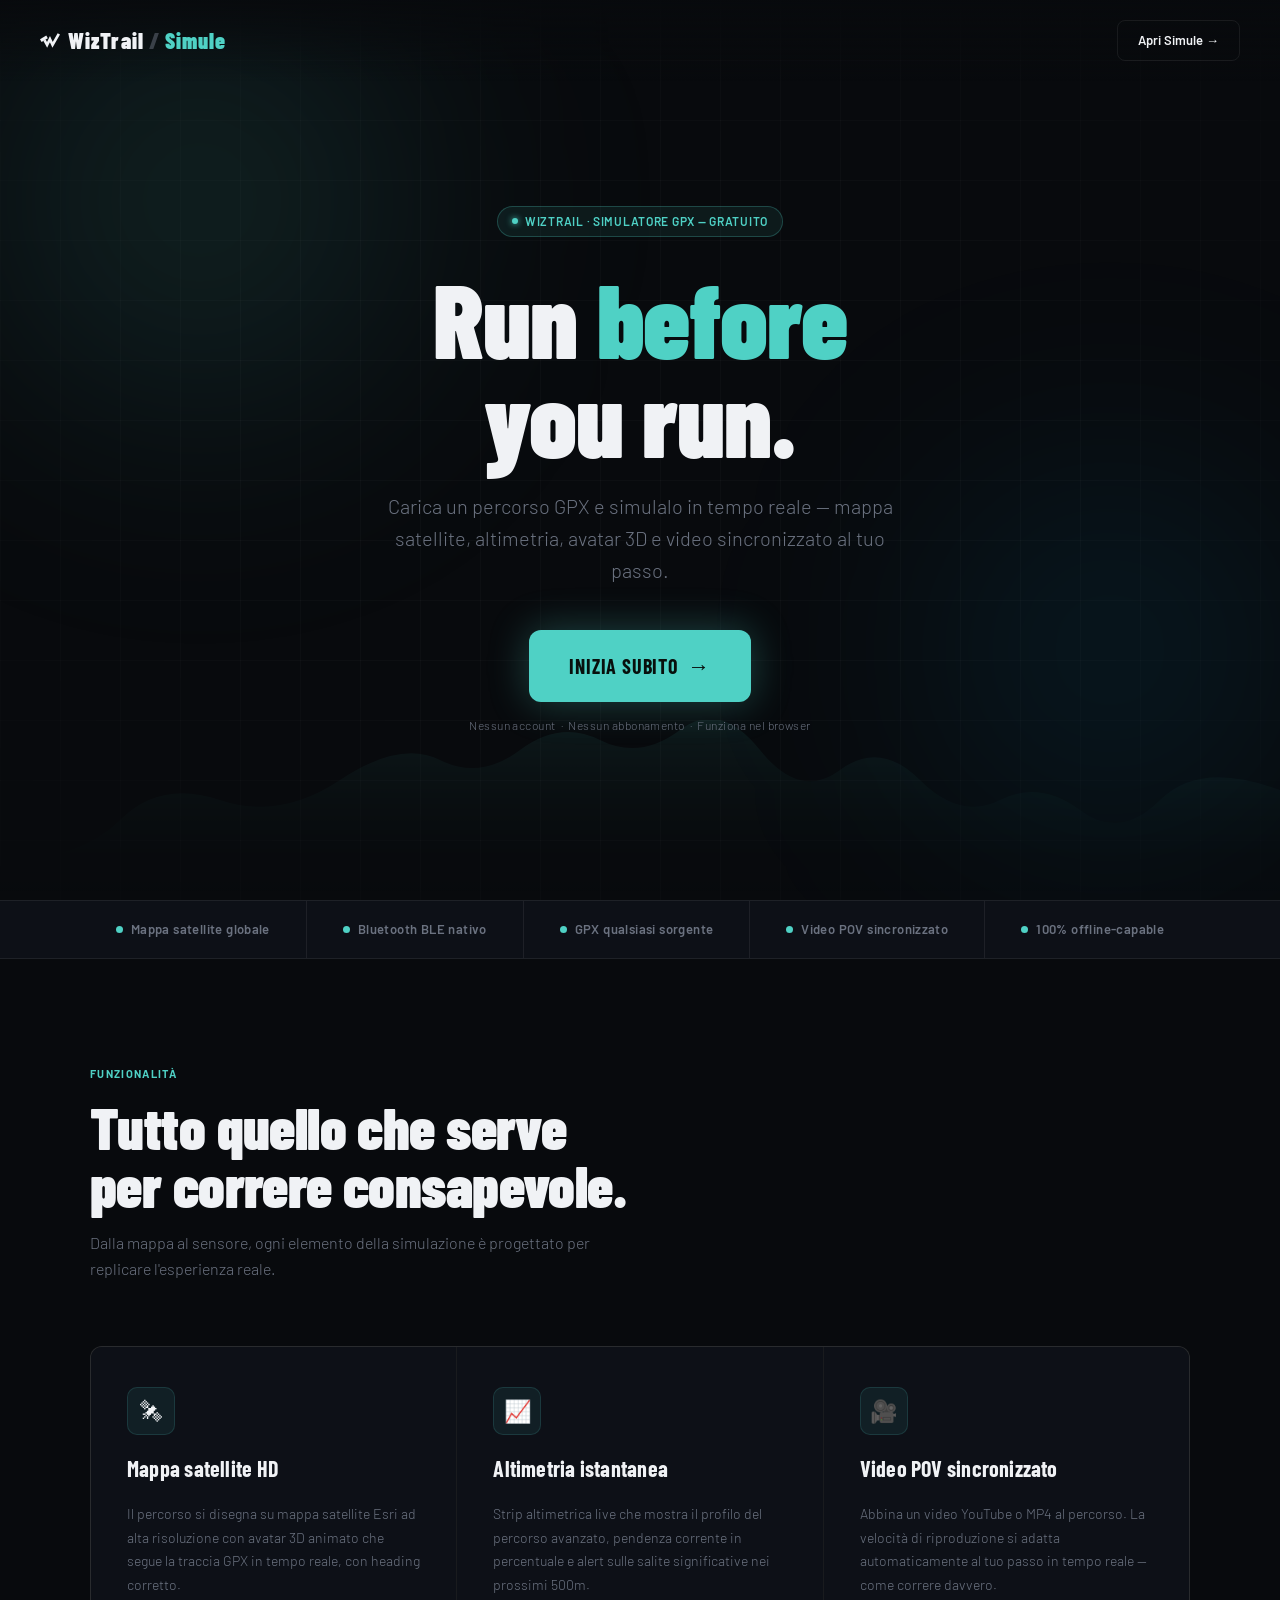
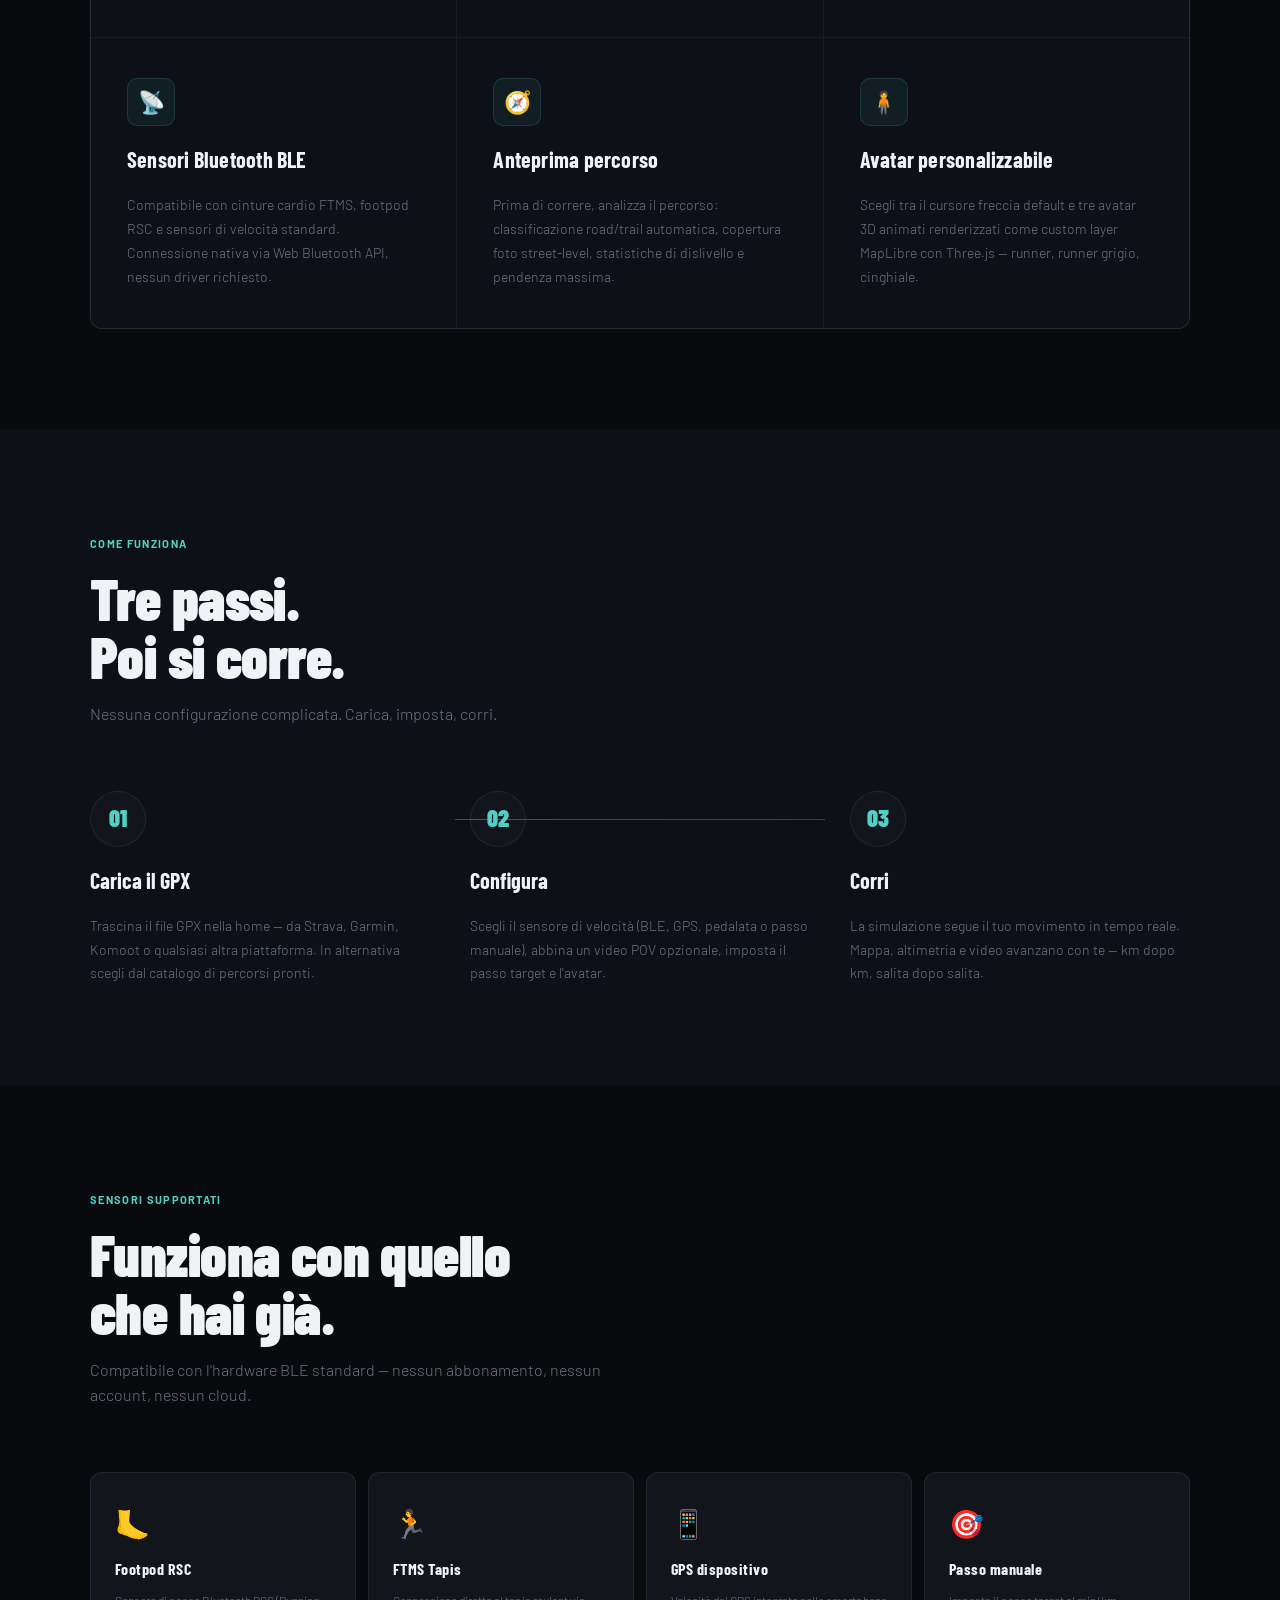
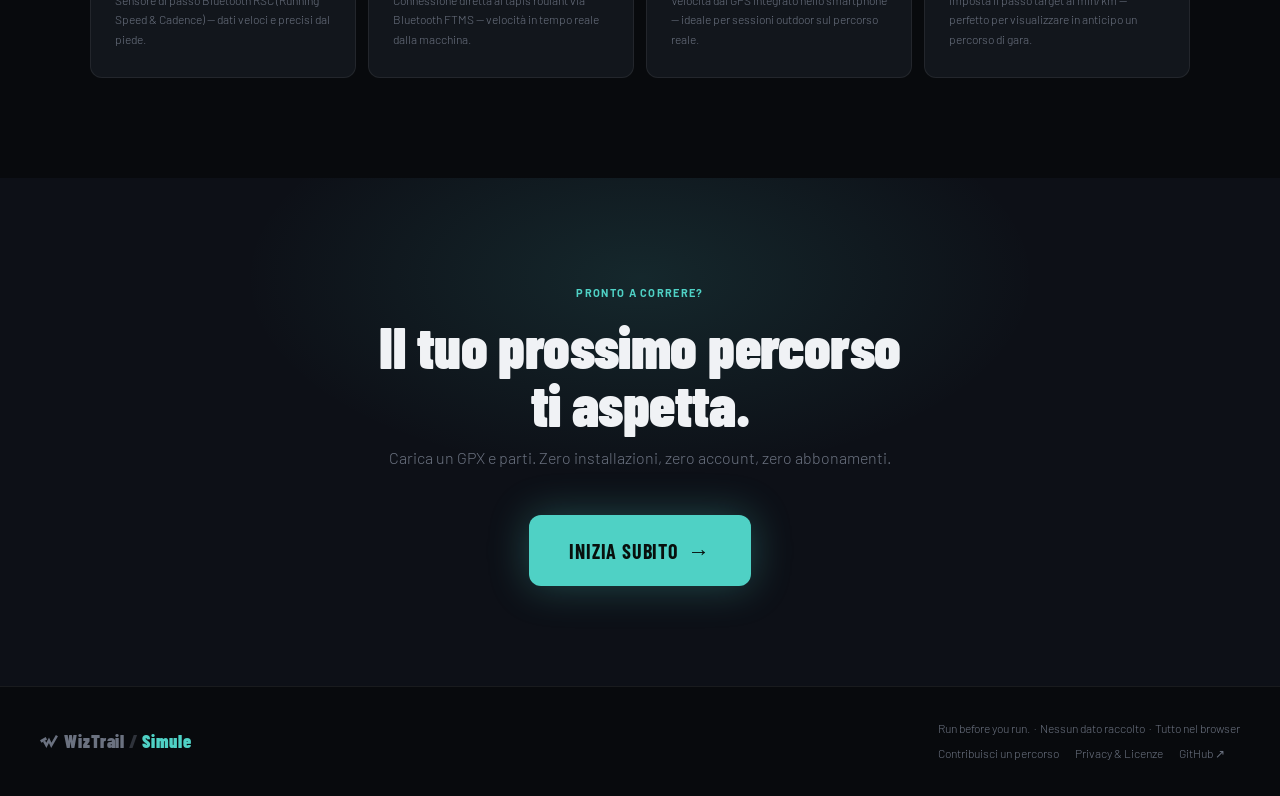
<file: index.html>
<!DOCTYPE html>
<html lang="it">
<head>
  <meta charset="UTF-8">
  <meta name="viewport" content="width=device-width, initial-scale=1.0">
  <title>Simule — Run before you run.</title>
  <meta name="description" content="Simula qualsiasi percorso GPX prima di correrlo. Mappa satellite in tempo reale, altimetria istantanea, video sincronizzato al passo. Gratis, senza account.">
  <link rel="preconnect" href="https://fonts.googleapis.com">
  <link rel="stylesheet" href="https://fonts.googleapis.com/css2?family=Barlow+Condensed:wght@300;700;900&family=Barlow:wght@300;400;600&display=swap">

  <style>
    *, *::before, *::after { box-sizing: border-box; margin: 0; padding: 0; }

    :root {
      --bg:      #080a0d;
      --bg2:     #0d1017;
      --surface: #12161c;
      --border:  rgba(255,255,255,0.07);
      --fg:      #f0f2f5;
      --muted:   #6b7280;
      --accent:  #4fd1c5;
      --accent2: #00b8ff;
      --danger:  #ff4444;
      --radius:  12px;
    }

    html { scroll-behavior: smooth; }

    body {
      background: var(--bg);
      color: var(--fg);
      font-family: 'Barlow', sans-serif;
      font-weight: 300;
      line-height: 1.6;
      overflow-x: hidden;
    }

    /* ── NAV ────────────────────────────────────────── */
    nav {
      position: fixed;
      top: 0; left: 0; right: 0;
      z-index: 100;
      display: flex;
      align-items: center;
      justify-content: space-between;
      padding: 20px 40px;
      background: linear-gradient(to bottom, rgba(8,10,13,0.95), transparent);
      backdrop-filter: blur(0);
    }

    .nav-logo {
      font-family: 'Barlow Condensed', sans-serif;
      font-weight: 900;
      font-size: 22px;
      letter-spacing: 0.05em;
      color: var(--fg);
      display: flex;
      align-items: center;
      gap: 0;
    }
    .nav-logo span { color: var(--accent); }

    .nav-cta {
      display: inline-flex;
      align-items: center;
      gap: 6px;
      padding: 9px 20px;
      background: transparent;
      border: 1px solid var(--border);
      border-radius: 8px;
      color: var(--fg);
      font-family: 'Barlow', sans-serif;
      font-size: 13px;
      font-weight: 600;
      text-decoration: none;
      transition: border-color .2s, color .2s;
    }
    .nav-cta:hover { border-color: var(--accent); color: var(--accent); }

    /* ── HERO ───────────────────────────────────────── */
    .hero {
      position: relative;
      min-height: 100svh;
      display: flex;
      flex-direction: column;
      align-items: center;
      justify-content: center;
      text-align: center;
      padding: 120px 24px 80px;
      overflow: hidden;
    }

    /* animated gradient orbs */
    .hero::before, .hero::after {
      content: '';
      position: absolute;
      border-radius: 50%;
      filter: blur(120px);
      pointer-events: none;
    }
    .hero::before {
      width: 600px; height: 600px;
      background: radial-gradient(circle, rgba(79,209,197,0.18) 0%, transparent 70%);
      top: -100px; left: -100px;
      animation: orb1 12s ease-in-out infinite;
    }
    .hero::after {
      width: 500px; height: 500px;
      background: radial-gradient(circle, rgba(0,184,255,0.14) 0%, transparent 70%);
      bottom: 0; right: -80px;
      animation: orb2 16s ease-in-out infinite;
    }

    @keyframes orb1 {
      0%, 100% { transform: translate(0,0); }
      33% { transform: translate(60px, 40px); }
      66% { transform: translate(-40px, 80px); }
    }
    @keyframes orb2 {
      0%, 100% { transform: translate(0,0); }
      50% { transform: translate(-50px, -60px); }
    }

    /* grid overlay */
    .hero-grid {
      position: absolute;
      inset: 0;
      background-image:
        linear-gradient(rgba(255,255,255,0.025) 1px, transparent 1px),
        linear-gradient(90deg, rgba(255,255,255,0.025) 1px, transparent 1px);
      background-size: 60px 60px;
      mask-image: radial-gradient(ellipse 80% 80% at 50% 50%, black 40%, transparent 100%);
      pointer-events: none;
    }

    /* elevation silhouette decoration */
    .hero-elevation {
      position: absolute;
      bottom: 0; left: 0; right: 0;
      height: 180px;
      opacity: 0.08;
      pointer-events: none;
    }

    .hero-content {
      position: relative;
      z-index: 1;
      max-width: 800px;
      animation: fadeUp .8s ease both;
    }

    @keyframes fadeUp {
      from { opacity: 0; transform: translateY(30px); }
      to   { opacity: 1; transform: translateY(0); }
    }

    .hero-badge {
      display: inline-flex;
      align-items: center;
      gap: 7px;
      padding: 5px 14px;
      background: rgba(79,209,197,0.08);
      border: 1px solid rgba(79,209,197,0.25);
      border-radius: 100px;
      font-size: 12px;
      font-weight: 600;
      color: var(--accent);
      letter-spacing: 0.06em;
      text-transform: uppercase;
      margin-bottom: 32px;
      animation: fadeUp .8s .1s ease both;
    }
    .hero-badge::before {
      content: '';
      width: 6px; height: 6px;
      border-radius: 50%;
      background: var(--accent);
      box-shadow: 0 0 6px var(--accent);
      animation: blink 2s ease-in-out infinite;
    }
    @keyframes blink {
      0%, 100% { opacity: 1; }
      50% { opacity: 0.3; }
    }

    h1 {
      font-family: 'Barlow Condensed', sans-serif;
      font-weight: 900;
      font-size: clamp(52px, 9vw, 104px);
      line-height: 0.95;
      letter-spacing: -0.01em;
      color: var(--fg);
      margin-bottom: 24px;
      animation: fadeUp .8s .15s ease both;
    }
    h1 em {
      font-style: normal;
      color: var(--accent);
    }

    .hero-sub {
      font-size: clamp(16px, 2.5vw, 20px);
      color: var(--muted);
      font-weight: 300;
      max-width: 540px;
      margin: 0 auto 44px;
      animation: fadeUp .8s .22s ease both;
    }

    .hero-actions {
      display: flex;
      flex-direction: column;
      align-items: center;
      gap: 14px;
      animation: fadeUp .8s .3s ease both;
    }

    .btn-hero {
      display: inline-flex;
      align-items: center;
      gap: 10px;
      padding: 18px 40px;
      background: var(--accent);
      color: #08100d;
      font-family: 'Barlow Condensed', sans-serif;
      font-size: 20px;
      font-weight: 700;
      letter-spacing: 0.04em;
      text-transform: uppercase;
      text-decoration: none;
      border-radius: var(--radius);
      transition: transform .15s, box-shadow .15s, background .15s;
      box-shadow: 0 0 40px rgba(79,209,197,0.3);
    }
    .btn-hero:hover {
      transform: translateY(-2px);
      box-shadow: 0 0 60px rgba(79,209,197,0.45);
      background: #00ffb0;
    }
    .btn-hero .arrow {
      font-size: 22px;
      transition: transform .15s;
      display: inline-block;
    }
    .btn-hero:hover .arrow { transform: translateX(4px); }

    .hero-hint {
      font-size: 12px;
      color: var(--muted);
      letter-spacing: 0.04em;
    }

    /* ── TRUST BAR ──────────────────────────────────── */
    .trust-bar {
      display: flex;
      align-items: center;
      justify-content: center;
      flex-wrap: wrap;
      gap: 0;
      padding: 0;
      border-top: 1px solid var(--border);
      border-bottom: 1px solid var(--border);
      background: var(--bg2);
    }

    .trust-item {
      display: flex;
      align-items: center;
      gap: 8px;
      padding: 18px 36px;
      font-size: 13px;
      font-weight: 600;
      color: var(--muted);
      border-right: 1px solid var(--border);
      letter-spacing: 0.03em;
    }
    .trust-item:last-child { border-right: none; }
    .trust-item .dot {
      width: 7px; height: 7px;
      border-radius: 50%;
      background: var(--accent);
      flex-shrink: 0;
    }

    /* ── SECTIONS ───────────────────────────────────── */
    section { padding: 100px 24px; }

    .section-inner {
      max-width: 1100px;
      margin: 0 auto;
    }

    .section-label {
      display: inline-block;
      font-size: 11px;
      font-weight: 700;
      letter-spacing: 0.12em;
      text-transform: uppercase;
      color: var(--accent);
      margin-bottom: 16px;
    }

    .section-title {
      font-family: 'Barlow Condensed', sans-serif;
      font-weight: 900;
      font-size: clamp(36px, 5vw, 58px);
      line-height: 1;
      letter-spacing: -0.01em;
      margin-bottom: 16px;
    }

    .section-sub {
      font-size: 16px;
      color: var(--muted);
      max-width: 520px;
      margin-bottom: 64px;
    }

    /* ── FEATURES ───────────────────────────────────── */
    .features { background: var(--bg); }

    .features-grid {
      display: grid;
      grid-template-columns: repeat(3, 1fr);
      gap: 1px;
      background: var(--border);
      border: 1px solid var(--border);
      border-radius: var(--radius);
      overflow: hidden;
    }

    .feature-card {
      background: var(--bg2);
      padding: 40px 36px;
      display: flex;
      flex-direction: column;
      gap: 16px;
      transition: background .2s;
    }
    .feature-card:hover { background: var(--surface); }

    .feature-icon {
      width: 48px; height: 48px;
      border-radius: 10px;
      display: flex;
      align-items: center;
      justify-content: center;
      font-size: 22px;
      background: rgba(79,209,197,0.08);
      border: 1px solid rgba(79,209,197,0.15);
    }

    .feature-title {
      font-family: 'Barlow Condensed', sans-serif;
      font-weight: 700;
      font-size: 22px;
      letter-spacing: 0.01em;
    }

    .feature-desc {
      font-size: 14px;
      color: var(--muted);
      line-height: 1.7;
      flex: 1;
    }

    /* ── HOW IT WORKS ───────────────────────────────── */
    .how { background: var(--bg2); }

    .steps {
      display: grid;
      grid-template-columns: repeat(3, 1fr);
      gap: 40px;
      position: relative;
    }

    .steps::before {
      content: '';
      position: absolute;
      top: 28px;
      left: calc(50% / 3 + 16.5%);
      right: calc(50% / 3 + 16.5%);
      height: 1px;
      background: linear-gradient(to right, var(--accent), var(--accent2));
      opacity: 0.4;
    }

    .step {
      display: flex;
      flex-direction: column;
      gap: 16px;
    }

    .step-number {
      width: 56px; height: 56px;
      border-radius: 50%;
      border: 1px solid var(--border);
      background: var(--surface);
      display: flex;
      align-items: center;
      justify-content: center;
      font-family: 'Barlow Condensed', sans-serif;
      font-weight: 900;
      font-size: 24px;
      color: var(--accent);
      flex-shrink: 0;
    }

    .step-title {
      font-family: 'Barlow Condensed', sans-serif;
      font-weight: 700;
      font-size: 22px;
    }

    .step-desc {
      font-size: 14px;
      color: var(--muted);
      line-height: 1.7;
    }

    /* ── SENSORS ────────────────────────────────────── */
    .sensors { background: var(--bg); }

    .sensors-grid {
      display: grid;
      grid-template-columns: repeat(4, 1fr);
      gap: 12px;
    }

    .sensor-card {
      padding: 28px 24px;
      background: var(--surface);
      border: 1px solid var(--border);
      border-radius: var(--radius);
      display: flex;
      flex-direction: column;
      gap: 10px;
      transition: border-color .2s;
    }
    .sensor-card:hover { border-color: rgba(79,209,197,0.3); }

    .sensor-icon { font-size: 28px; }

    .sensor-name {
      font-family: 'Barlow Condensed', sans-serif;
      font-weight: 700;
      font-size: 16px;
      letter-spacing: 0.03em;
    }

    .sensor-desc {
      font-size: 12px;
      color: var(--muted);
      line-height: 1.6;
    }

    /* ── FINAL CTA ──────────────────────────────────── */
    .final-cta {
      background: var(--bg2);
      text-align: center;
      position: relative;
      overflow: hidden;
    }

    .final-cta::before {
      content: '';
      position: absolute;
      width: 800px; height: 400px;
      background: radial-gradient(ellipse, rgba(79,209,197,0.12) 0%, transparent 70%);
      top: -100px; left: 50%;
      transform: translateX(-50%);
      pointer-events: none;
    }

    .final-cta .section-inner {
      position: relative;
      z-index: 1;
    }

    .final-cta .section-title { margin-bottom: 12px; }

    .final-cta .section-sub {
      margin: 0 auto 44px;
      text-align: center;
    }

    /* ── FOOTER ─────────────────────────────────────── */
    footer {
      padding: 32px 40px;
      border-top: 1px solid var(--border);
      display: flex;
      align-items: center;
      justify-content: space-between;
      flex-wrap: wrap;
      gap: 12px;
    }

    .footer-logo {
      font-family: 'Barlow Condensed', sans-serif;
      font-weight: 900;
      font-size: 18px;
      color: var(--muted);
      letter-spacing: 0.05em;
      display: flex;
      align-items: center;
      gap: 0;
    }
    .footer-logo span { color: var(--accent); }

    .footer-note {
      font-size: 12px;
      color: var(--muted);
    }

    /* ── RESPONSIVE ─────────────────────────────────── */
    @media (max-width: 900px) {
      nav { padding: 16px 20px; }
      .features-grid { grid-template-columns: 1fr; }
      .steps { grid-template-columns: 1fr; gap: 32px; }
      .steps::before { display: none; }
      .sensors-grid { grid-template-columns: repeat(2, 1fr); }
      .trust-item { padding: 14px 20px; font-size: 12px; }
    }

    @media (max-width: 600px) {
      section { padding: 64px 20px; }
      .hero { padding: 100px 20px 60px; }
      .sensors-grid { grid-template-columns: 1fr 1fr; }
      .trust-bar { flex-direction: column; }
      .trust-item { border-right: none; border-bottom: 1px solid var(--border); width: 100%; justify-content: center; }
      .trust-item:last-child { border-bottom: none; }
      footer { flex-direction: column; align-items: flex-start; }
    }
  </style>
</head>
<body>

<!-- NAV -->
<nav>
  <a href="https://wiz-trail.vercel.app" class="nav-logo" style="text-decoration:none">
    <svg style="width:20px;height:15px;margin-right:8px;flex-shrink:0" viewBox="0 0 933 676" fill="none" xmlns="http://www.w3.org/2000/svg" aria-hidden="true"><path d="M208.768 321.919L330.269 538.919L463.768 274.419L586.269 538.919L878.269 31.4187" stroke="currentColor" stroke-width="126"/><line x1="36.3834" y1="340.21" x2="329.383" y2="170.21" stroke="currentColor" stroke-width="145"/></svg>
    <span style="color:var(--fg)">WizTrail</span><span style="color:var(--muted);margin:0 5px;opacity:.5">/</span><span style="color:var(--accent)">Simule</span>
  </a>
  <div style="display:flex;gap:12px;align-items:center">
    <a href="contribute.html" class="nav-cta" style="display:none" id="nav-contribute">Contribuisci</a>
    <a href="app.html" class="nav-cta">Apri Simule →</a>
  </div>
</nav>

<!-- HERO -->
<section class="hero">
  <div class="hero-grid"></div>

  <svg class="hero-elevation" viewBox="0 0 1440 180" preserveAspectRatio="none" fill="none" xmlns="http://www.w3.org/2000/svg">
    <path d="M0 180 L0 140 Q80 140 120 100 Q160 60 220 80 Q280 100 340 60 Q400 20 440 40 Q480 60 520 30 Q560 0 600 20 Q640 40 680 10 Q720 -20 760 30 Q800 80 840 50 Q880 20 920 60 Q960 100 1000 80 Q1040 60 1080 90 Q1120 120 1160 80 Q1200 40 1280 70 Q1360 100 1440 60 L1440 180 Z" fill="url(#elev-grad)"/>
    <defs>
      <linearGradient id="elev-grad" x1="0" y1="0" x2="0" y2="1">
        <stop offset="0%" stop-color="#4fd1c5"/>
        <stop offset="100%" stop-color="transparent"/>
      </linearGradient>
    </defs>
  </svg>

  <div class="hero-content">
    <div class="hero-badge">WizTrail · Simulatore GPX — gratuito</div>

    <h1>Run <em>before</em><br>you run.</h1>

    <p class="hero-sub">
      Carica un percorso GPX e simulalo in tempo reale — mappa satellite, altimetria, avatar 3D e video sincronizzato al tuo passo.
    </p>

    <div class="hero-actions">
      <a href="app.html" class="btn-hero">
        Inizia subito
        <span class="arrow">→</span>
      </a>
      <span class="hero-hint">Nessun account &nbsp;·&nbsp; Nessun abbonamento &nbsp;·&nbsp; Funziona nel browser</span>
    </div>
  </div>
</section>

<!-- TRUST BAR -->
<div class="trust-bar">
  <div class="trust-item"><span class="dot"></span>Mappa satellite globale</div>
  <div class="trust-item"><span class="dot"></span>Bluetooth BLE nativo</div>
  <div class="trust-item"><span class="dot"></span>GPX qualsiasi sorgente</div>
  <div class="trust-item"><span class="dot"></span>Video POV sincronizzato</div>
  <div class="trust-item"><span class="dot"></span>100% offline-capable</div>
</div>

<!-- FEATURES -->
<section class="features">
  <div class="section-inner">
    <span class="section-label">Funzionalità</span>
    <h2 class="section-title">Tutto quello che serve<br>per correre consapevole.</h2>
    <p class="section-sub">Dalla mappa al sensore, ogni elemento della simulazione è progettato per replicare l'esperienza reale.</p>

    <div class="features-grid">

      <div class="feature-card">
        <div class="feature-icon">🛰</div>
        <div class="feature-title">Mappa satellite HD</div>
        <p class="feature-desc">Il percorso si disegna su mappa satellite Esri ad alta risoluzione con avatar 3D animato che segue la traccia GPX in tempo reale, con heading corretto.</p>
      </div>

      <div class="feature-card">
        <div class="feature-icon">📈</div>
        <div class="feature-title">Altimetria istantanea</div>
        <p class="feature-desc">Strip altimetrica live che mostra il profilo del percorso avanzato, pendenza corrente in percentuale e alert sulle salite significative nei prossimi 500m.</p>
      </div>

      <div class="feature-card">
        <div class="feature-icon">🎥</div>
        <div class="feature-title">Video POV sincronizzato</div>
        <p class="feature-desc">Abbina un video YouTube o MP4 al percorso. La velocità di riproduzione si adatta automaticamente al tuo passo in tempo reale — come correre davvero.</p>
      </div>

      <div class="feature-card">
        <div class="feature-icon">📡</div>
        <div class="feature-title">Sensori Bluetooth BLE</div>
        <p class="feature-desc">Compatibile con cinture cardio FTMS, footpod RSC e sensori di velocità standard. Connessione nativa via Web Bluetooth API, nessun driver richiesto.</p>
      </div>

      <div class="feature-card">
        <div class="feature-icon">🧭</div>
        <div class="feature-title">Anteprima percorso</div>
        <p class="feature-desc">Prima di correre, analizza il percorso: classificazione road/trail automatica, copertura foto street-level, statistiche di dislivello e pendenza massima.</p>
      </div>

      <div class="feature-card">
        <div class="feature-icon">🧍</div>
        <div class="feature-title">Avatar personalizzabile</div>
        <p class="feature-desc">Scegli tra il cursore freccia default e tre avatar 3D animati renderizzati come custom layer MapLibre con Three.js — runner, runner grigio, cinghiale.</p>
      </div>

    </div>
  </div>
</section>

<!-- HOW IT WORKS -->
<section class="how">
  <div class="section-inner">
    <span class="section-label">Come funziona</span>
    <h2 class="section-title">Tre passi.<br>Poi si corre.</h2>
    <p class="section-sub">Nessuna configurazione complicata. Carica, imposta, corri.</p>

    <div class="steps">

      <div class="step">
        <div class="step-number">01</div>
        <div class="step-title">Carica il GPX</div>
        <p class="step-desc">Trascina il file GPX nella home — da Strava, Garmin, Komoot o qualsiasi altra piattaforma. In alternativa scegli dal catalogo di percorsi pronti.</p>
      </div>

      <div class="step">
        <div class="step-number">02</div>
        <div class="step-title">Configura</div>
        <p class="step-desc">Scegli il sensore di velocità (BLE, GPS, pedalata o passo manuale), abbina un video POV opzionale, imposta il passo target e l'avatar.</p>
      </div>

      <div class="step">
        <div class="step-number">03</div>
        <div class="step-title">Corri</div>
        <p class="step-desc">La simulazione segue il tuo movimento in tempo reale. Mappa, altimetria e video avanzano con te — km dopo km, salita dopo salita.</p>
      </div>

    </div>
  </div>
</section>

<!-- SENSORS -->
<section class="sensors">
  <div class="section-inner">
    <span class="section-label">Sensori supportati</span>
    <h2 class="section-title">Funziona con quello<br>che hai già.</h2>
    <p class="section-sub">Compatibile con l'hardware BLE standard — nessun abbonamento, nessun account, nessun cloud.</p>

    <div class="sensors-grid">
      <div class="sensor-card">
        <div class="sensor-icon">🦶</div>
        <div class="sensor-name">Footpod RSC</div>
        <p class="sensor-desc">Sensore di passo Bluetooth RSC (Running Speed & Cadence) — dati veloci e precisi dal piede.</p>
      </div>
      <div class="sensor-card">
        <div class="sensor-icon">🏃</div>
        <div class="sensor-name">FTMS Tapis</div>
        <p class="sensor-desc">Connessione diretta al tapis roulant via Bluetooth FTMS — velocità in tempo reale dalla macchina.</p>
      </div>
      <div class="sensor-card">
        <div class="sensor-icon">📱</div>
        <div class="sensor-name">GPS dispositivo</div>
        <p class="sensor-desc">Velocità dal GPS integrato nello smartphone — ideale per sessioni outdoor sul percorso reale.</p>
      </div>
      <div class="sensor-card">
        <div class="sensor-icon">🎯</div>
        <div class="sensor-name">Passo manuale</div>
        <p class="sensor-desc">Imposta il passo target al min/km — perfetto per visualizzare in anticipo un percorso di gara.</p>
      </div>
    </div>
  </div>
</section>

<!-- FINAL CTA -->
<section class="final-cta">
  <div class="section-inner">
    <span class="section-label">Pronto a correre?</span>
    <h2 class="section-title">Il tuo prossimo percorso<br>ti aspetta.</h2>
    <p class="section-sub">Carica un GPX e parti. Zero installazioni, zero account, zero abbonamenti.</p>
    <a href="app.html" class="btn-hero">
      Inizia subito
      <span class="arrow">→</span>
    </a>
  </div>
</section>

<!-- FOOTER -->
<footer>
  <div class="footer-logo">
    <a href="https://wiz-trail.vercel.app" style="display:inline-flex;align-items:center;text-decoration:none;color:inherit">
      <svg style="width:18px;height:13px;margin-right:6px" viewBox="0 0 933 676" fill="none" xmlns="http://www.w3.org/2000/svg" aria-hidden="true"><path d="M208.768 321.919L330.269 538.919L463.768 274.419L586.269 538.919L878.269 31.4187" stroke="currentColor" stroke-width="126"/><line x1="36.3834" y1="340.21" x2="329.383" y2="170.21" stroke="currentColor" stroke-width="145"/></svg>
      WizTrail
    </a>
    <span style="color:var(--muted);margin:0 4px;opacity:.4">/</span><span style="color:var(--accent)">Simule</span>
  </div>
  <div style="display:flex;flex-direction:column;gap:6px;align-items:flex-start">
    <div class="footer-note">Run before you run. &nbsp;·&nbsp; Nessun dato raccolto &nbsp;·&nbsp; Tutto nel browser</div>
    <div style="display:flex;gap:16px;font-size:12px">
      <a href="contribute.html" style="color:var(--muted);text-decoration:none;transition:color .15s" onmouseover="this.style.color='var(--accent)'" onmouseout="this.style.color='var(--muted)'">Contribuisci un percorso</a>
      <a href="legal.html" style="color:var(--muted);text-decoration:none;transition:color .15s" onmouseover="this.style.color='var(--accent)'" onmouseout="this.style.color='var(--muted)'">Privacy & Licenze</a>
      <a href="https://github.com/ciao-madesign/simule" target="_blank" rel="noopener" style="color:var(--muted);text-decoration:none;transition:color .15s" onmouseover="this.style.color='var(--accent)'" onmouseout="this.style.color='var(--muted)'">GitHub ↗</a>
    </div>
  </div>
</footer>

<script>
// WizTrail integration: if ?gpx= param is present, forward to app.html
(function() {
  const gpx = new URLSearchParams(location.search).get('gpx');
  if (gpx) window.location.replace('app.html?gpx=' + encodeURIComponent(gpx));
})();
</script>
</body>
</html>
</file>
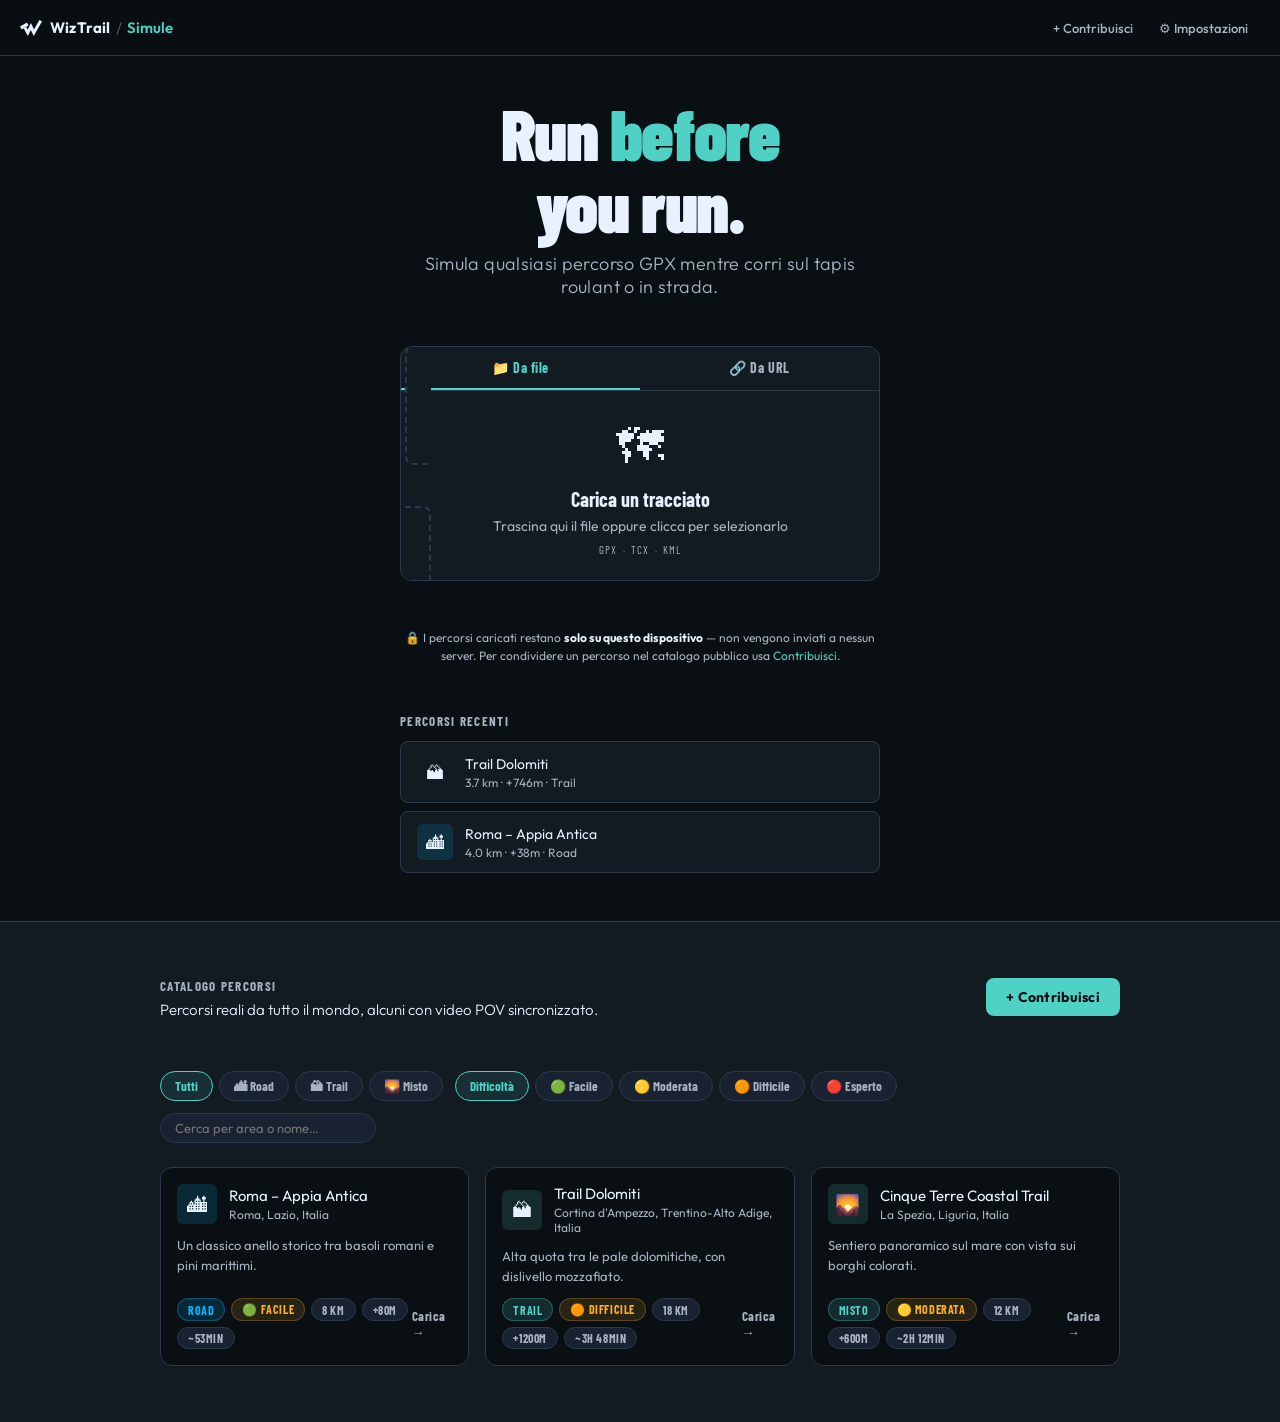
<file: app.html>
<!DOCTYPE html>
<html lang="it">
<head>
  <meta charset="UTF-8">
  <meta name="viewport" content="width=device-width, initial-scale=1.0">
  <title>Simule — Carica percorso</title>
  <link rel="stylesheet" href="css/main.css">
</head>
<body>

<header class="app-header">
  <a href="https://wiz-trail.vercel.app" class="app-brand-link">
    <svg class="brand-mark" viewBox="0 0 933 676" fill="none" xmlns="http://www.w3.org/2000/svg" aria-hidden="true"><path d="M208.768 321.919L330.269 538.919L463.768 274.419L586.269 538.919L878.269 31.4187" stroke="currentColor" stroke-width="126"/><line x1="36.3834" y1="340.21" x2="329.383" y2="170.21" stroke="currentColor" stroke-width="145"/></svg>
    <span class="brand-name">WizTrail</span><span class="brand-sep">/</span><span class="brand-sub">Simule</span>
  </a>
  <nav class="app-nav">
    <a href="contribute.html">+ Contribuisci</a>
    <a href="settings.html">⚙ Impostazioni</a>
  </nav>
</header>

<main class="index-main">

  <div class="index-hero">
    <h1>Run <em>before</em><br>you run.</h1>
    <p class="tagline">Simula qualsiasi percorso GPX mentre corri sul tapis roulant o in strada.</p>
  </div>

  <!-- Upload box: file o URL -->
  <div class="upload-box">
    <div class="upload-tabs" role="tablist">
      <button class="utab active" data-tab="file" role="tab" aria-selected="true">📁 Da file</button>
      <button class="utab" data-tab="url" role="tab" aria-selected="false">🔗 Da URL</button>
    </div>

    <div class="utab-pane" id="upane-file">
      <label class="drop-zone" id="drop-zone" for="file-input">
        <span class="drop-zone-icon">🗺</span>
        <h2>Carica un tracciato</h2>
        <p>Trascina qui il file oppure clicca per selezionarlo</p>
        <span class="upload-formats">GPX &nbsp;·&nbsp; TCX &nbsp;·&nbsp; KML</span>
        <input type="file" id="file-input" accept=".gpx,.tcx,.kml" aria-label="Carica file tracciato">
      </label>
    </div>

    <div class="utab-pane" id="upane-url" style="display:none">
      <div class="url-upload-wrap">
        <div class="url-upload-icon">🔗</div>
        <div class="url-upload-body">
          <h2>Carica da URL</h2>
          <p>Incolla il link diretto a un file GPX, TCX o KML pubblico</p>
          <div class="url-row">
            <input type="url" id="gpx-url-input" placeholder="https://…/percorso.gpx" autocomplete="off" spellcheck="false">
            <button class="btn btn-primary" id="btn-load-url">Carica</button>
          </div>
          <p class="form-hint">Funziona con file pubblici accessibili senza login. I link di Strava, Garmin e Komoot richiedono di esportare prima il file GPX.</p>
        </div>
      </div>
    </div>
  </div>

  <!-- Nota: i dati sono locali -->
  <p class="local-data-note">🔒 I percorsi caricati restano <strong>solo su questo dispositivo</strong> — non vengono inviati a nessun server. Per condividere un percorso nel catalogo pubblico usa <a href="contribute.html">Contribuisci</a>.</p>

  <section class="recent-routes" id="recent-section" style="display:none">
    <h3>Percorsi recenti</h3>
    <div id="recent-list"></div>
  </section>

</main>

<!-- Catalogo percorsi -->
<section class="catalog-section">
  <div class="catalog-inner">

    <div class="catalog-header-row">
      <div>
        <h3 class="catalog-title">Catalogo percorsi</h3>
        <p class="catalog-sub">Percorsi reali da tutto il mondo, alcuni con video POV sincronizzato.</p>
      </div>
      <a href="contribute.html" class="btn btn-primary" style="flex-shrink:0;white-space:nowrap">+ Contribuisci</a>
    </div>

    <!-- Filtri -->
    <div class="catalog-filter-bar">
      <div class="filter-group">
        <button class="filter-chip active" data-f="mode" data-v="">Tutti</button>
        <button class="filter-chip" data-f="mode" data-v="road">🏙 Road</button>
        <button class="filter-chip" data-f="mode" data-v="offroad">🏔 Trail</button>
        <button class="filter-chip" data-f="mode" data-v="mixed">🌄 Misto</button>
      </div>
      <div class="filter-group">
        <button class="filter-chip active" data-f="diff" data-v="">Difficoltà</button>
        <button class="filter-chip" data-f="diff" data-v="1">🟢 Facile</button>
        <button class="filter-chip" data-f="diff" data-v="2">🟡 Moderata</button>
        <button class="filter-chip" data-f="diff" data-v="3">🟠 Difficile</button>
        <button class="filter-chip" data-f="diff" data-v="4">🔴 Esperto</button>
      </div>
      <div class="filter-group filter-search">
        <input type="search" id="catalog-search" placeholder="Cerca per area o nome…" autocomplete="off">
      </div>
    </div>

    <div class="catalog-grid" id="catalog-grid"></div>
    <p id="catalog-empty" class="catalog-empty" style="display:none">Nessun percorso trovato per i filtri selezionati.</p>

  </div>
</section>

<div class="loading-overlay hidden" id="loading">
  <div class="spinner"></div>
  <p id="loading-msg">Analisi percorso in corso…</p>
</div>

<div class="toast" id="toast"></div>

<script type="module">
import { parseGPX, parseGPXString, parseRouteText, loadRouteFromURL, computeRouteMeta } from './js/gpx-parser.js';
import { classifyRoute } from './js/route-classifier.js';
import store from './js/store.js';
import debug from './js/debug.js';

const dropZone   = document.getElementById('drop-zone');
const fileInput  = document.getElementById('file-input');
const loading    = document.getElementById('loading');
const loadingMsg = document.getElementById('loading-msg');
const recentSection = document.getElementById('recent-section');
const recentList    = document.getElementById('recent-list');

// ---- Upload tabs ----
document.querySelectorAll('.utab').forEach(btn => {
  btn.addEventListener('click', () => {
    document.querySelectorAll('.utab').forEach(b => { b.classList.remove('active'); b.setAttribute('aria-selected','false'); });
    document.querySelectorAll('.utab-pane').forEach(p => p.style.display = 'none');
    btn.classList.add('active');
    btn.setAttribute('aria-selected','true');
    document.getElementById(`upane-${btn.dataset.tab}`).style.display = '';
  });
});

// ---- Percorsi recenti ----
function renderRecent() {
  const routes = store.recentRoutes;
  if (!routes.length) { recentSection.style.display = 'none'; return; }
  recentSection.style.display = 'block';
  recentList.innerHTML = '';
  routes.forEach(r => {
    const item = document.createElement('div');
    item.className = 'route-item';
    const icon = r.mode === 'road' ? '🏙' : '🏔';
    item.innerHTML = `
      <div class="route-item-icon ${r.mode}">${icon}</div>
      <div class="route-item-info">
        <div class="route-item-name">${escHtml(r.name)}</div>
        <div class="route-item-meta">${r.distance_km.toFixed(1)} km · +${r.elevation_gain}m · ${r.mode === 'road' ? 'Road' : 'Trail'}</div>
      </div>
      <button class="route-item-remove" data-id="${r.id}" title="Rimuovi" aria-label="Rimuovi percorso">✕</button>`;
    item.addEventListener('click', (e) => {
      if (e.target.classList.contains('route-item-remove')) return;
      loadRoute(r);
    });
    item.querySelector('.route-item-remove').addEventListener('click', (e) => {
      e.stopPropagation();
      store.removeRecentRoute(r.id);
      renderRecent();
    });
    recentList.appendChild(item);
  });
}

function loadRoute(r) {
  store.set('route', null);
  store.set('routeMeta', {});
  sessionStorage.setItem('simule_active_route_id', r.id);
  window.location.href = 'preview.html';
}

// ---- Gestione file (GPX / TCX / KML) ----
async function handleFile(file) {
  const ext = file.name.split('.').pop().toLowerCase();
  if (!['gpx','tcx','kml'].includes(ext)) {
    showToast('Usa un file GPX, TCX o KML', 'error'); return;
  }
  loading.classList.remove('hidden');
  loadingMsg.textContent = 'Analisi tracciato in corso…';
  try {
    const text = await file.text();
    const points = await parseRouteText(text);
    await finishLoad(points, file.name.replace(/\.[^.]+$/, ''), text);
  } catch (err) {
    loading.classList.add('hidden');
    showToast(err.message || 'Errore caricamento file', 'error');
    debug.error(err);
  }
}

// ---- Caricamento da URL ----
document.getElementById('btn-load-url').addEventListener('click', async () => {
  const url = document.getElementById('gpx-url-input').value.trim();
  if (!url) { showToast('Inserisci un URL valido', 'error'); return; }
  loading.classList.remove('hidden');
  loadingMsg.textContent = 'Download tracciato da URL…';
  try {
    const points = await loadRouteFromURL(url);
    const fname = url.split('/').pop().split('?')[0].replace(/\.[^.]+$/, '') || 'Percorso da URL';
    await finishLoad(points, fname, null, url);
  } catch (err) {
    loading.classList.add('hidden');
    showToast(err.message || 'Errore download URL', 'error');
    debug.error(err);
  }
});

document.getElementById('gpx-url-input').addEventListener('keydown', e => {
  if (e.key === 'Enter') document.getElementById('btn-load-url').click();
});

// ---- Processo comune dopo parsing ----
async function finishLoad(points, name, gpxText, gpxUrl) {
  loadingMsg.textContent = 'Classificazione road/trail…';
  const classification = await classifyRoute(points);
  const meta = computeRouteMeta(points, name + '.gpx');
  meta.mode = classification.mode;
  meta.segments = classification.segments;

  const id = crypto.randomUUID();
  const routeObj = {
    id, name: meta.name, mode: meta.mode,
    distance_km: meta.distance_km, elevation_gain: meta.elevation_gain,
    gpx_data: gpxText || null, gpx_url: gpxUrl || null,
    added_at: Date.now(), segments: classification.segments,
    max_elevation: meta.max_elevation, max_grade: meta.max_grade,
    avg_grade: meta.avg_grade, elevation_loss: meta.elevation_loss
  };

  store.set('route', points);
  store.set('routeMeta', meta);
  store.addRecentRoute(routeObj);
  sessionStorage.setItem('simule_active_route_id', id);
  window.location.href = 'preview.html';
}

// ---- Drag & Drop ----
dropZone.addEventListener('dragover', e => { e.preventDefault(); dropZone.classList.add('drag-over'); });
dropZone.addEventListener('dragleave', () => dropZone.classList.remove('drag-over'));
dropZone.addEventListener('drop', e => {
  e.preventDefault(); dropZone.classList.remove('drag-over');
  handleFile(e.dataTransfer.files[0]);
});
fileInput.addEventListener('change', e => {
  if (e.target.files[0]) handleFile(e.target.files[0]);
  fileInput.value = '';
});

// ---- Toast ----
let toastTimer = null;
function showToast(msg, type = '') {
  const toast = document.getElementById('toast');
  toast.textContent = msg;
  toast.className = 'toast show' + (type ? ' ' + type : '');
  clearTimeout(toastTimer);
  toastTimer = setTimeout(() => toast.classList.remove('show'), 3500);
}

function escHtml(s) {
  return String(s).replace(/&/g,'&amp;').replace(/</g,'&lt;').replace(/>/g,'&gt;').replace(/"/g,'&quot;');
}

// ---- Catalogo ----
const DIFF_LABEL       = { 1:'🟢 Facile', 2:'🟡 Moderata', 3:'🟠 Difficile', 4:'🔴 Esperto' };
function fmtTime(min) {
  if (!min) return null;
  const h = Math.floor(min / 60), m = min % 60;
  return h ? (m ? `${h}h ${m}min` : `${h}h`) : `${m}min`;
}

let _catalogCache = null;
async function fetchCatalog() {
  if (_catalogCache) return _catalogCache;
  try {
    const resp = await fetch('data/catalog.json');
    _catalogCache = resp.ok ? await resp.json() : [];
  } catch { _catalogCache = []; }
  return _catalogCache;
}

// ---- Filtri catalogo ----
const activeFilters = { mode: '', diff: '', search: '' };

document.querySelectorAll('.filter-chip').forEach(chip => {
  chip.addEventListener('click', () => {
    const f = chip.dataset.f;
    document.querySelectorAll(`.filter-chip[data-f="${f}"]`).forEach(c => c.classList.remove('active'));
    chip.classList.add('active');
    activeFilters[f] = chip.dataset.v;
    applyFilters();
  });
});

document.getElementById('catalog-search').addEventListener('input', e => {
  activeFilters.search = e.target.value.trim().toLowerCase();
  applyFilters();
});

async function applyFilters() {
  const catalog = await fetchCatalog();
  const allEntries = [...catalog, ...loadUserCatalog()];
  const filtered = allEntries.filter(entry => {
    if (activeFilters.mode && entry.mode       !== activeFilters.mode)           return false;
    if (activeFilters.diff && entry.difficulty !== parseInt(activeFilters.diff)) return false;
    if (activeFilters.search) {
      const hay = [entry.name, entry.area_city, entry.area_region, entry.area_country, ...(entry.tags || [])].join(' ').toLowerCase();
      if (!hay.includes(activeFilters.search)) return false;
    }
    return true;
  });
  renderCatalog(filtered);
}

function loadUserCatalog() {
  try {
    return JSON.parse(localStorage.getItem('simule_user_catalog') || '[]');
  } catch { return []; }
}

function renderCatalog(entries) {
  const grid = document.getElementById('catalog-grid');
  const empty = document.getElementById('catalog-empty');
  if (!grid) return;
  grid.innerHTML = '';
  if (!entries.length) { empty.style.display = ''; return; }
  empty.style.display = 'none';

  for (const entry of entries) {
    const card = document.createElement('div');
    card.className = 'catalog-card';
    const modeMap = { road:'road', offroad:'trail', mixed:'trail' };
    const modeCls = modeMap[entry.mode] || 'trail';
    const modeLabel = entry.mode === 'road' ? 'Road' : entry.mode === 'mixed' ? 'Misto' : 'Trail';
    const modeIcon = entry.mode === 'road' ? '🏙' : entry.mode === 'mixed' ? '🌄' : '🏔';
    const videoBadge = entry.video ? '<span class="catalog-video-badge">▶ Video</span>' : '';
    const userBadge = entry._user ? '<span class="catalog-user-badge">Tu</span>' : '';
    const diffLabel = DIFF_LABEL[entry.difficulty] || '';
    const area = [entry.area_city, entry.area_region, entry.area_country].filter(Boolean).join(', ');
    const timeStr  = fmtTime(entry.estimated_time_min);
    const distStr  = entry.distance_km != null ? `${entry.distance_km.toFixed(0)} km` : null;
    const gainStr  = entry.elevation_gain != null ? `+${entry.elevation_gain}m` : null;
    card.innerHTML = `
      <div class="catalog-card-header">
        <div class="route-item-icon ${modeCls}" style="width:40px;height:40px;font-size:20px">${modeIcon}</div>
        <div style="flex:1;min-width:0">
          <div class="catalog-card-name">${escHtml(entry.name)}</div>
          <div class="catalog-card-region">${escHtml(area)}</div>
        </div>
        ${videoBadge}${userBadge}
      </div>
      <div class="catalog-card-desc">${escHtml(entry.description || '')}</div>
      <div class="catalog-card-footer">
        <div style="display:flex;gap:6px;flex-wrap:wrap">
          <span class="badge badge-${modeCls === 'road' ? 'road' : 'trail'}">${modeLabel}</span>
          ${diffLabel  ? `<span class="badge badge-diff">${diffLabel}</span>`    : ''}
          ${distStr    ? `<span class="badge badge-stat">${distStr}</span>`      : ''}
          ${gainStr    ? `<span class="badge badge-stat">${gainStr}</span>`      : ''}
          ${timeStr    ? `<span class="badge badge-stat">~${timeStr}</span>`     : ''}
        </div>
        <span class="catalog-card-action">Carica →</span>
      </div>`;
    card.addEventListener('click', () => loadCatalogEntry(entry));
    grid.appendChild(card);
  }
}

async function loadCatalogEntry(entry) {
  loading.classList.remove('hidden');
  loadingMsg.textContent = 'Caricamento percorso catalogo…';
  try {
    let points, text;
    if (entry.gpx_data) {
      text = entry.gpx_data;
      points = await parseGPXString(text);
    } else if (entry.gpx_url) {
      loadingMsg.textContent = 'Download tracciato…';
      points = await loadRouteFromURL(entry.gpx_url);
      text = null;
    } else {
      const gpxPath = entry.gpx_path || entry.path;
      const resp = await fetch(gpxPath);
      if (!resp.ok) throw new Error('File non trovato');
      text = await resp.text();
      points = await parseGPXString(text);
    }
    const meta = computeRouteMeta(points, entry.name + '.gpx');
    meta.mode = entry.mode === 'mixed' ? 'offroad' : (entry.mode || 'offroad');
    meta.video = entry.video || null;
    const id = crypto.randomUUID();
    const routeObj = {
      id, name: entry.name, mode: meta.mode,
      distance_km: meta.distance_km, elevation_gain: meta.elevation_gain,
      gpx_data: text, added_at: Date.now(), segments: [],
      max_elevation: meta.max_elevation, max_grade: meta.max_grade,
      avg_grade: meta.avg_grade, elevation_loss: meta.elevation_loss,
      video: entry.video || null
    };
    store.set('route', points);
    store.set('routeMeta', meta);
    store.addRecentRoute(routeObj);
    sessionStorage.setItem('simule_active_route_id', id);
    window.location.href = 'preview.html';
  } catch (err) {
    loading.classList.add('hidden');
    showToast('Errore caricamento: ' + err.message, 'error');
  }
}

// ---- Percorsi di esempio ----
async function loadSampleRoutes() {
  const sampleFiles = [
    { path: 'data/sample-routes/road-roma.gpx', name: 'Roma – Appia Antica', mode: 'road' },
    { path: 'data/sample-routes/trail-dolomiti.gpx', name: 'Trail Dolomiti', mode: 'offroad' }
  ];
  for (const s of sampleFiles) {
    if (store.recentRoutes.find(r => r.name === s.name)) continue;
    try {
      const resp = await fetch(s.path);
      if (!resp.ok) continue;
      const text = await resp.text();
      const points = await parseGPXString(text);
      const meta = computeRouteMeta(points, s.name + '.gpx');
      store.addRecentRoute({
        id: crypto.randomUUID(), name: s.name, mode: s.mode,
        distance_km: meta.distance_km, elevation_gain: meta.elevation_gain,
        gpx_data: text, added_at: Date.now() - 86400000,
        max_elevation: meta.max_elevation, max_grade: meta.max_grade,
        avg_grade: meta.avg_grade, elevation_loss: meta.elevation_loss, segments: []
      });
    } catch { /* sample non disponibile */ }
  }
  renderRecent();
}

// ---- WizTrail integration: accept ?gpx=URL query param ----
async function handleWizTrailHandoff() {
  const gpxUrl = new URLSearchParams(location.search).get('gpx');
  if (!gpxUrl) return;
  history.replaceState({}, '', location.pathname);
  loading.classList.remove('hidden');
  loadingMsg.textContent = 'Caricamento percorso da WizTrail…';
  try {
    const points = await loadRouteFromURL(gpxUrl);
    const fname = decodeURIComponent(gpxUrl.split('/').pop().split('?')[0]).replace(/\.[^.]+$/, '') || 'Percorso WizTrail';
    await finishLoad(points, fname, null, gpxUrl);
  } catch (err) {
    loading.classList.add('hidden');
    showToast('Errore caricamento da WizTrail: ' + (err.message || err), 'error');
  }
}

// ---- Init ----
renderRecent();
applyFilters();
loadSampleRoutes();
handleWizTrailHandoff();
</script>
</body>
</html>
</file>
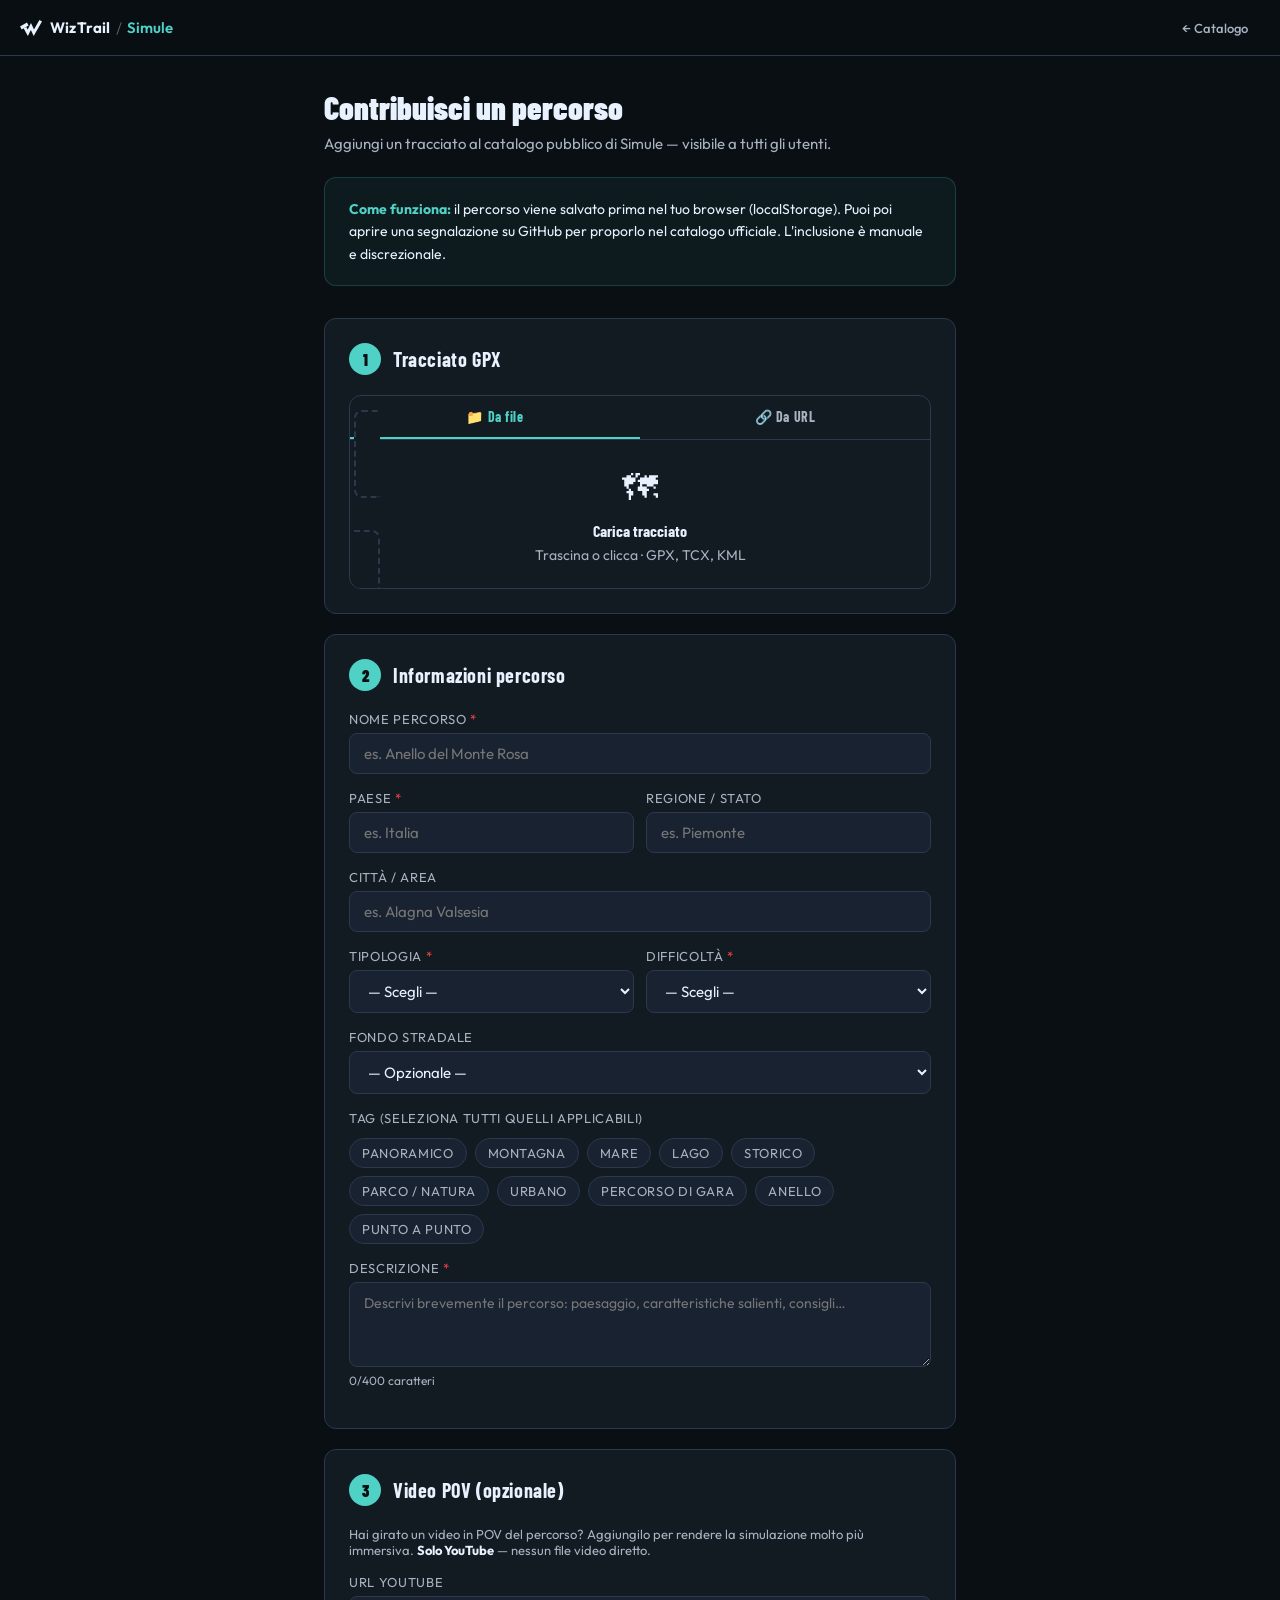
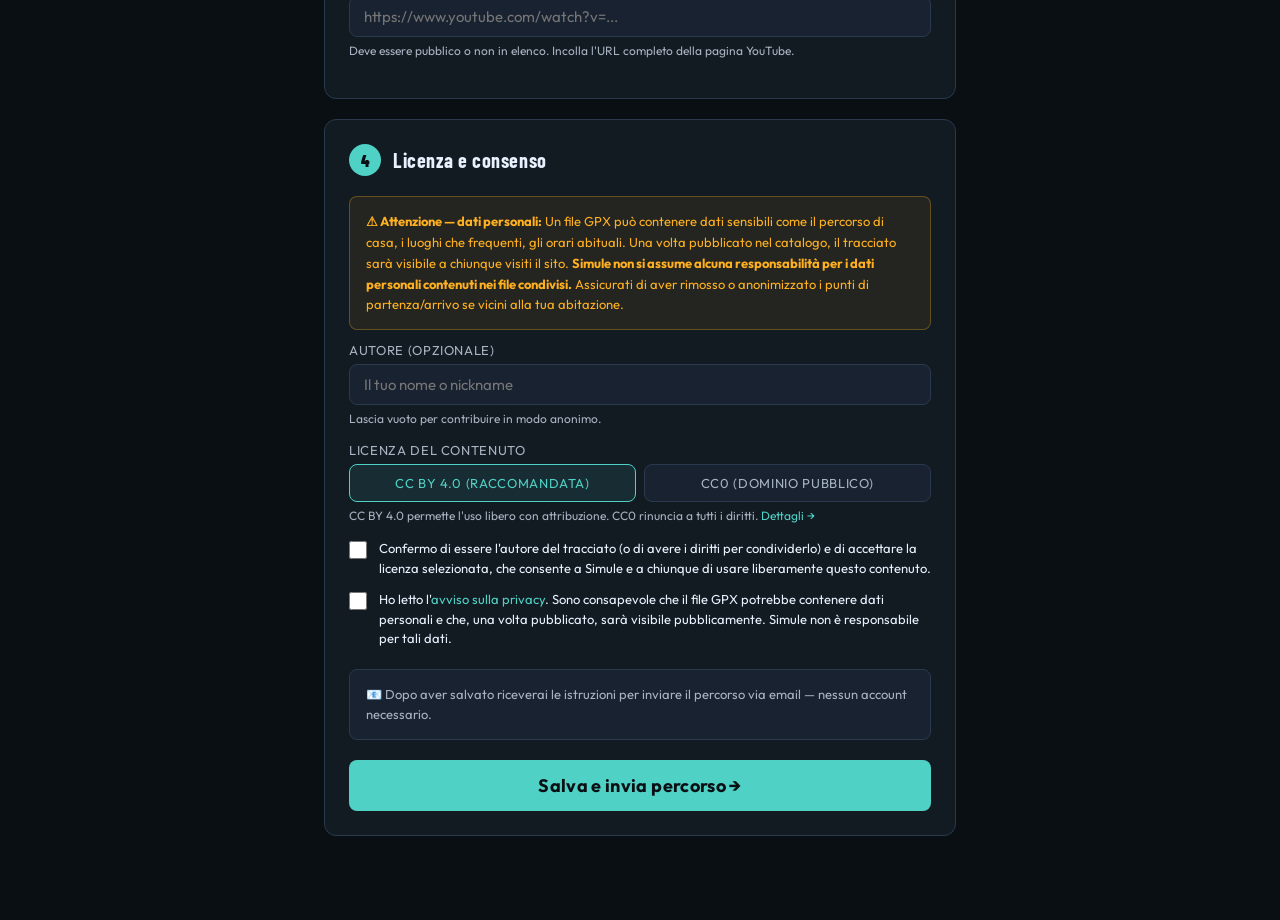
<file: contribute.html>
<!DOCTYPE html>
<html lang="it">
<head>
  <meta charset="UTF-8">
  <meta name="viewport" content="width=device-width, initial-scale=1.0">
  <title>Simule — Contribuisci un percorso</title>
  <link rel="stylesheet" href="css/main.css">
</head>
<body>

<header class="app-header">
  <a href="https://wiz-trail.vercel.app" class="app-brand-link">
    <svg class="brand-mark" viewBox="0 0 933 676" fill="none" xmlns="http://www.w3.org/2000/svg" aria-hidden="true"><path d="M208.768 321.919L330.269 538.919L463.768 274.419L586.269 538.919L878.269 31.4187" stroke="currentColor" stroke-width="126"/><line x1="36.3834" y1="340.21" x2="329.383" y2="170.21" stroke="currentColor" stroke-width="145"/></svg>
    <span class="brand-name">WizTrail</span><span class="brand-sep">/</span><span class="brand-sub">Simule</span>
  </a>
  <nav class="app-nav">
    <a href="app.html">← Catalogo</a>
  </nav>
</header>

<main class="contribute-layout">

  <h1 style="font-family:'Barlow Condensed',sans-serif;font-weight:900;font-size:32px;margin-bottom:8px">Contribuisci un percorso</h1>
  <p style="color:var(--muted);font-size:15px;margin-bottom:24px">Aggiungi un tracciato al catalogo pubblico di Simule — visibile a tutti gli utenti.</p>

  <div class="contribute-intro">
    <strong>Come funziona:</strong> il percorso viene salvato prima nel tuo browser (localStorage). Puoi poi aprire una segnalazione su GitHub per proporlo nel catalogo ufficiale. L'inclusione è manuale e discrezionale.
  </div>

  <div id="contribute-form">

    <!-- STEP 1: TRACCIATO -->
    <div class="contribute-step">
      <div class="step-header">
        <div class="step-num">1</div>
        <h2>Tracciato GPX</h2>
      </div>

      <div class="upload-box" style="max-width:100%">
        <div class="upload-tabs" role="tablist">
          <button class="utab active" data-tab="file" role="tab" aria-selected="true">📁 Da file</button>
          <button class="utab" data-tab="url" role="tab" aria-selected="false">🔗 Da URL</button>
        </div>
        <div class="utab-pane" id="upane-file">
          <label class="drop-zone" id="drop-zone" for="gpx-file-input" style="padding:32px 24px">
            <span class="drop-zone-icon" style="font-size:36px">🗺</span>
            <h2 style="font-size:16px">Carica tracciato</h2>
            <p>Trascina o clicca · GPX, TCX, KML</p>
            <input type="file" id="gpx-file-input" accept=".gpx,.tcx,.kml" aria-label="Carica file tracciato">
          </label>
        </div>
        <div class="utab-pane" id="upane-url" style="display:none">
          <div class="url-upload-wrap">
            <div class="url-upload-icon">🔗</div>
            <div class="url-upload-body">
              <h2>Da URL pubblico</h2>
              <p>File GPX, TCX o KML accessibile senza login</p>
              <div class="url-row">
                <input type="url" id="gpx-url-input" placeholder="https://…/percorso.gpx" autocomplete="off" spellcheck="false">
                <button class="btn btn-primary" id="btn-load-url" style="white-space:nowrap">Carica</button>
              </div>
            </div>
          </div>
        </div>
      </div>

      <div id="gpx-loaded-info" style="display:none;margin-top:16px;padding:12px 16px;background:rgba(0,229,160,0.08);border:1px solid rgba(0,229,160,0.2);border-radius:8px;font-size:13px;color:var(--accent)"></div>
    </div>

    <!-- STEP 2: METADATI -->
    <div class="contribute-step">
      <div class="step-header">
        <div class="step-num">2</div>
        <h2>Informazioni percorso</h2>
      </div>

      <div class="form-group">
        <label for="c-name">Nome percorso <span style="color:var(--danger)">*</span></label>
        <input type="text" id="c-name" placeholder="es. Anello del Monte Rosa" maxlength="80">
      </div>

      <div style="display:grid;grid-template-columns:1fr 1fr;gap:12px">
        <div class="form-group">
          <label for="c-country">Paese <span style="color:var(--danger)">*</span></label>
          <input type="text" id="c-country" placeholder="es. Italia" maxlength="60">
        </div>
        <div class="form-group">
          <label for="c-region">Regione / Stato</label>
          <input type="text" id="c-region" placeholder="es. Piemonte" maxlength="60">
        </div>
      </div>

      <div class="form-group">
        <label for="c-city">Città / Area</label>
        <input type="text" id="c-city" placeholder="es. Alagna Valsesia" maxlength="60">
      </div>

      <div style="display:grid;grid-template-columns:1fr 1fr;gap:12px">
        <div class="form-group">
          <label for="c-mode">Tipologia <span style="color:var(--danger)">*</span></label>
          <select id="c-mode">
            <option value="">— Scegli —</option>
            <option value="road">🏙 Road / Asfalto</option>
            <option value="offroad">🏔 Trail / Sterrato</option>
            <option value="mixed">🌄 Misto</option>
          </select>
        </div>
        <div class="form-group">
          <label for="c-difficulty">Difficoltà <span style="color:var(--danger)">*</span></label>
          <select id="c-difficulty">
            <option value="">— Scegli —</option>
            <option value="1">🟢 Facile</option>
            <option value="2">🟡 Moderata</option>
            <option value="3">🟠 Difficile</option>
            <option value="4">🔴 Esperto</option>
          </select>
        </div>
      </div>

      <div class="form-group">
        <label for="c-surface">Fondo stradale</label>
        <select id="c-surface">
          <option value="">— Opzionale —</option>
          <option value="asphalt">Asfalto</option>
          <option value="gravel">Ghiaia / Sterrato</option>
          <option value="trail">Sentiero</option>
          <option value="mixed">Misto</option>
          <option value="sand">Sabbia</option>
          <option value="snow">Neve / Alta quota</option>
        </select>
      </div>

      <div class="form-group">
        <label>Tag (seleziona tutti quelli applicabili)</label>
        <div class="tags-grid" id="tags-grid">
          <label class="tag-check"><input type="checkbox" value="panoramico"> Panoramico</label>
          <label class="tag-check"><input type="checkbox" value="montagna"> Montagna</label>
          <label class="tag-check"><input type="checkbox" value="mare"> Mare</label>
          <label class="tag-check"><input type="checkbox" value="lago"> Lago</label>
          <label class="tag-check"><input type="checkbox" value="storico"> Storico</label>
          <label class="tag-check"><input type="checkbox" value="parco"> Parco / Natura</label>
          <label class="tag-check"><input type="checkbox" value="urbano"> Urbano</label>
          <label class="tag-check"><input type="checkbox" value="gara"> Percorso di gara</label>
          <label class="tag-check"><input type="checkbox" value="anello"> Anello</label>
          <label class="tag-check"><input type="checkbox" value="punto-punto"> Punto a punto</label>
        </div>
      </div>

      <div class="form-group">
        <label for="c-desc">Descrizione <span style="color:var(--danger)">*</span></label>
        <textarea id="c-desc" rows="3" placeholder="Descrivi brevemente il percorso: paesaggio, caratteristiche salienti, consigli…" maxlength="400" style="width:100%;resize:vertical;font-family:inherit;color:var(--text);background:var(--surface2);border:1px solid var(--border);border-radius:var(--radius);padding:10px 14px;font-size:14px;line-height:1.5"></textarea>
        <span class="form-hint"><span id="desc-count">0</span>/400 caratteri</span>
      </div>
    </div>

    <!-- STEP 3: VIDEO (opzionale) -->
    <div class="contribute-step">
      <div class="step-header">
        <div class="step-num">3</div>
        <h2>Video POV (opzionale)</h2>
      </div>

      <p style="font-size:13px;color:var(--muted);margin-bottom:16px">Hai girato un video in POV del percorso? Aggiungilo per rendere la simulazione molto più immersiva. <strong style="color:var(--text)">Solo YouTube</strong> — nessun file video diretto.</p>

      <div class="form-group">
        <label for="c-video-url">URL YouTube</label>
        <input type="url" id="c-video-url" placeholder="https://www.youtube.com/watch?v=..." autocomplete="off">
        <span class="form-hint">Deve essere pubblico o non in elenco. Incolla l'URL completo della pagina YouTube.</span>
      </div>

      <div class="form-group" id="video-speed-group" style="display:none">
        <label for="c-video-speed">Velocità media del video <span style="color:var(--danger)">*</span></label>
        <div style="display:flex;gap:8px;align-items:center">
          <input type="number" id="c-video-speed" min="1" max="30" step="0.1" placeholder="es. 9.5" style="max-width:120px">
          <span style="color:var(--muted)">km/h</span>
        </div>
        <span class="form-hint">Velocità media a cui è stato girato il video — usata per sincronizzare la riproduzione col passo del runner.</span>
      </div>
    </div>

    <!-- STEP 4: LICENZA E CONSENSO -->
    <div class="contribute-step">
      <div class="step-header">
        <div class="step-num">4</div>
        <h2>Licenza e consenso</h2>
      </div>

      <div class="privacy-warning">
        <strong>⚠ Attenzione — dati personali:</strong> Un file GPX può contenere dati sensibili come il percorso di casa, i luoghi che frequenti, gli orari abituali. Una volta pubblicato nel catalogo, il tracciato sarà visibile a chiunque visiti il sito. <strong>Simule non si assume alcuna responsabilità per i dati personali contenuti nei file condivisi.</strong> Assicurati di aver rimosso o anonimizzato i punti di partenza/arrivo se vicini alla tua abitazione.
      </div>

      <div class="form-group">
        <label for="c-author">Autore (opzionale)</label>
        <input type="text" id="c-author" placeholder="Il tuo nome o nickname" maxlength="60">
        <span class="form-hint">Lascia vuoto per contribuire in modo anonimo.</span>
      </div>

      <div class="form-group">
        <label>Licenza del contenuto</label>
        <div class="radio-group" id="license-group">
          <label class="radio-option selected" data-val="CC-BY-4.0">
            <input type="radio" name="license" value="CC-BY-4.0" checked>CC BY 4.0 (Raccomandata)
          </label>
          <label class="radio-option" data-val="CC0">
            <input type="radio" name="license" value="CC0">CC0 (Dominio pubblico)
          </label>
        </div>
        <span class="form-hint">CC BY 4.0 permette l'uso libero con attribuzione. CC0 rinuncia a tutti i diritti. <a href="legal.html#licenze" target="_blank">Dettagli →</a></span>
      </div>

      <div class="consent-group">
        <div class="consent-item">
          <input type="checkbox" id="consent-rights">
          <label for="consent-rights">Confermo di essere l'autore del tracciato (o di avere i diritti per condividerlo) e di accettare la licenza selezionata, che consente a Simule e a chiunque di usare liberamente questo contenuto.</label>
        </div>
        <div class="consent-item">
          <input type="checkbox" id="consent-privacy">
          <label for="consent-privacy">Ho letto l'<a href="legal.html#avviso-privacy" target="_blank">avviso sulla privacy</a>. Sono consapevole che il file GPX potrebbe contenere dati personali e che, una volta pubblicato, sarà visibile pubblicamente. Simule non è responsabile per tali dati.</label>
        </div>
      </div>

      <div class="github-info">
        📧 Dopo aver salvato riceverai le istruzioni per inviare il percorso via email — nessun account necessario.
      </div>

      <div style="margin-top:20px">
        <button class="btn btn-primary btn-lg" id="btn-submit" style="width:100%">Salva e invia percorso →</button>
      </div>
    </div>

  </div><!-- /contribute-form -->

  <!-- SUCCESS: step 1 done, step 2 pending -->
  <div class="contribute-success" id="contribute-success">

    <div style="width:100%;max-width:520px">

      <!-- Step 1: salvato -->
      <div class="submit-step submit-step-done">
        <div class="submit-step-icon">✅</div>
        <div class="submit-step-body">
          <strong>Dati salvati</strong>
          <span>Il percorso è visibile nel catalogo su questo dispositivo.</span>
        </div>
      </div>

      <!-- Step 2: scarica GPX -->
      <div class="submit-step submit-step-pending" id="step-download-pending">
        <div class="submit-step-icon">⏳</div>
        <div class="submit-step-body">
          <strong>Scarica il file GPX</strong>
          <span>Dovrai allegarlo all'email nel passo successivo.</span>
        </div>
      </div>
      <div class="submit-step submit-step-done" id="step-download-done" style="display:none">
        <div class="submit-step-icon">✅</div>
        <div class="submit-step-body">
          <strong>File GPX scaricato</strong>
          <span>Tienilo a portata di mano per allegarlo all'email.</span>
        </div>
      </div>

      <!-- Step 3: invia email -->
      <div class="submit-step submit-step-pending" id="step-email-pending" style="opacity:0.45">
        <div class="submit-step-icon">⏳</div>
        <div class="submit-step-body">
          <strong>Invia l'email con il GPX allegato</strong>
          <span>L'email è già compilata con tutti i dati del percorso.</span>
        </div>
      </div>
      <div class="submit-step submit-step-done" id="step-email-done" style="display:none">
        <div class="submit-step-icon">✅</div>
        <div class="submit-step-body">
          <strong>Email inviata</strong>
          <span>Grazie! Aggiungeremo il percorso al catalogo il prima possibile.</span>
        </div>
      </div>

    </div>

    <!-- Azioni (visibili finché non confermano) -->
    <div id="submit-actions" style="width:100%;max-width:520px;display:flex;flex-direction:column;gap:10px">
      <button class="btn btn-secondary" id="btn-download-gpx" style="width:100%">⬇ Scarica file GPX</button>
      <a id="mailto-link" href="#" class="btn btn-primary btn-lg" style="width:100%;justify-content:center;pointer-events:none;opacity:0.4" id="btn-open-mail">
        📧 Apri email precompilata →
      </a>
      <button class="btn btn-secondary" id="btn-confirm-email" style="width:100%;display:none">Ho inviato l'email ✓</button>
    </div>

    <!-- Stato finale -->
    <div id="submit-done-block" style="display:none;width:100%;max-width:520px;text-align:center">
      <p style="font-size:14px;color:var(--muted);margin-bottom:16px">Perfetto — ci vorrà qualche giorno per la revisione. Nel frattempo puoi già correre su tutti i percorsi disponibili.</p>
      <a href="app.html" class="btn btn-primary" style="width:100%;justify-content:center">Torna alla home</a>
    </div>

  </div>

</main>

<div class="loading-overlay hidden" id="loading">
  <div class="spinner"></div>
  <p id="loading-msg">Analisi percorso…</p>
</div>

<div class="toast" id="toast"></div>

<script type="module">
import { parseRouteText, loadRouteFromURL, computeRouteMeta } from './js/gpx-parser.js';
import debug from './js/debug.js';

let parsedPoints = null;
let parsedMeta   = null;
let parsedGpxText = null;

// ---- Tabs ----
document.querySelectorAll('.utab').forEach(btn => {
  btn.addEventListener('click', () => {
    document.querySelectorAll('.utab').forEach(b => { b.classList.remove('active'); b.setAttribute('aria-selected','false'); });
    document.querySelectorAll('.utab-pane').forEach(p => p.style.display = 'none');
    btn.classList.add('active'); btn.setAttribute('aria-selected','true');
    document.getElementById(`upane-${btn.dataset.tab}`).style.display = '';
  });
});

// ---- File ----
const dropZone = document.getElementById('drop-zone');
const fileInput = document.getElementById('gpx-file-input');

dropZone.addEventListener('dragover', e => { e.preventDefault(); dropZone.classList.add('drag-over'); });
dropZone.addEventListener('dragleave', () => dropZone.classList.remove('drag-over'));
dropZone.addEventListener('drop', e => { e.preventDefault(); dropZone.classList.remove('drag-over'); loadFile(e.dataTransfer.files[0]); });
fileInput.addEventListener('change', e => { if (e.target.files[0]) loadFile(e.target.files[0]); fileInput.value = ''; });

async function loadFile(file) {
  const ext = file.name.split('.').pop().toLowerCase();
  if (!['gpx','tcx','kml'].includes(ext)) { showToast('Usa un file GPX, TCX o KML', 'error'); return; }
  showLoading('Analisi tracciato…');
  try {
    const text = await file.text();
    parsedGpxText = text;
    parsedPoints = await parseRouteText(text);
    parsedMeta = computeRouteMeta(parsedPoints, file.name);
    const autoName = file.name.replace(/\.[^.]+$/, '');
    if (!document.getElementById('c-name').value) document.getElementById('c-name').value = autoName;
    showGpxInfo();
  } catch (err) { showToast(err.message || 'Errore', 'error'); debug.error(err); }
  finally { hideLoading(); }
}

// ---- URL ----
document.getElementById('btn-load-url').addEventListener('click', loadFromUrl);
document.getElementById('gpx-url-input').addEventListener('keydown', e => { if (e.key === 'Enter') loadFromUrl(); });

async function loadFromUrl() {
  const url = document.getElementById('gpx-url-input').value.trim();
  if (!url) { showToast('Inserisci un URL valido', 'error'); return; }
  showLoading('Download tracciato…');
  try {
    parsedPoints = await loadRouteFromURL(url);
    parsedGpxText = null;
    parsedMeta = computeRouteMeta(parsedPoints, 'route.gpx');
    const fname = url.split('/').pop().split('?')[0].replace(/\.[^.]+$/, '') || 'Percorso da URL';
    if (!document.getElementById('c-name').value) document.getElementById('c-name').value = fname;
    showGpxInfo();
  } catch (err) { showToast(err.message || 'Errore download', 'error'); debug.error(err); }
  finally { hideLoading(); }
}

function validateGpxData(meta) {
  if (meta.distance_km < 0.5)   return `Distanza troppo breve: ${meta.distance_km.toFixed(2)} km. Verifica che il file contenga un percorso completo.`;
  if (meta.distance_km > 300)   return `Distanza anomala: ${meta.distance_km.toFixed(0)} km (max 300 km). Verifica il file GPX.`;
  if (meta.elevation_gain < 0)  return `Dislivello positivo negativo (${meta.elevation_gain}m) — file GPX non valido.`;
  if (meta.elevation_gain > 8000) return `Dislivello anomalo: +${meta.elevation_gain}m (max 8000 m). Verifica il file GPX.`;
  if (meta.elevation_loss < 0)  return `Dislivello negativo anomalo (${meta.elevation_loss}m) — file GPX non valido.`;
  if (meta.max_elevation != null && (meta.max_elevation < -500 || meta.max_elevation > 8849))
    return `Quota massima anomala: ${meta.max_elevation}m (atteso tra -500 m e 8849 m).`;
  return null;
}

function showGpxInfo() {
  const el = document.getElementById('gpx-loaded-info');
  const err = validateGpxData(parsedMeta);
  el.style.display = '';
  if (err) {
    el.style.cssText = 'display:;padding:12px 16px;background:rgba(255,68,68,0.08);border:1px solid rgba(255,68,68,0.3);border-radius:8px;font-size:13px;color:var(--danger);margin-top:16px';
    el.innerHTML = `⚠ ${err}`;
  } else {
    el.style.cssText = 'display:;padding:12px 16px;background:rgba(0,229,160,0.08);border:1px solid rgba(0,229,160,0.2);border-radius:8px;font-size:13px;color:var(--accent);margin-top:16px';
    const lossStr = parsedMeta.elevation_loss != null ? ` · <strong>-${Math.round(parsedMeta.elevation_loss)}m</strong>` : '';
    el.innerHTML = `✅ Tracciato caricato: <strong>${parsedPoints.length} punti</strong> · <strong>${parsedMeta.distance_km.toFixed(2)} km</strong> · <strong>+${Math.round(parsedMeta.elevation_gain)}m</strong>${lossStr}`;
  }
}

// ---- Tag checkboxes ----
document.querySelectorAll('.tag-check').forEach(lbl => {
  lbl.addEventListener('click', () => lbl.classList.toggle('checked'));
});

// ---- Desc counter ----
document.getElementById('c-desc').addEventListener('input', function() {
  document.getElementById('desc-count').textContent = this.value.length;
});

// ---- Video URL ----
document.getElementById('c-video-url').addEventListener('input', function() {
  const show = this.value.trim().length > 0;
  document.getElementById('video-speed-group').style.display = show ? '' : 'none';
});

// ---- License radio ----
document.querySelectorAll('#license-group .radio-option').forEach(opt => {
  opt.addEventListener('click', () => {
    document.querySelectorAll('#license-group .radio-option').forEach(o => o.classList.remove('selected'));
    opt.classList.add('selected');
    opt.querySelector('input').checked = true;
  });
});

// ---- Submit ----
document.getElementById('btn-submit').addEventListener('click', submit);

function submit() {
  if (!parsedPoints) { showToast('Carica prima un tracciato GPX', 'error'); return; }

  const name = document.getElementById('c-name').value.trim();
  const country = document.getElementById('c-country').value.trim();
  const region = document.getElementById('c-region').value.trim();
  const mode = document.getElementById('c-mode').value;
  const difficulty = parseInt(document.getElementById('c-difficulty').value);
  const desc = document.getElementById('c-desc').value.trim();

  if (!name) { showToast('Inserisci il nome del percorso', 'error'); return; }
  if (!country) { showToast('Inserisci almeno il paese', 'error'); return; }
  if (!mode) { showToast('Seleziona la tipologia del percorso', 'error'); return; }
  if (!difficulty) { showToast('Seleziona la difficoltà', 'error'); return; }
  if (!desc) { showToast('Aggiungi una descrizione', 'error'); return; }
  if (!document.getElementById('consent-rights').checked) { showToast('Devi confermare i diritti sul contenuto', 'error'); return; }
  if (!document.getElementById('consent-privacy').checked) { showToast('Devi accettare l\'avviso sulla privacy', 'error'); return; }

  const gpxErr = validateGpxData(parsedMeta);
  if (gpxErr) { showToast(gpxErr, 'error'); return; }

  const region = document.getElementById('c-region').value.trim() || null;
  const city = document.getElementById('c-city').value.trim() || null;
  const surface = document.getElementById('c-surface').value || null;
  const tags = Array.from(document.querySelectorAll('.tag-check.checked input')).map(i => i.value);
  const author = document.getElementById('c-author').value.trim() || null;
  const license = document.querySelector('#license-group .radio-option.selected input').value;
  const videoUrl = document.getElementById('c-video-url').value.trim();
  const videoSpeed = parseFloat(document.getElementById('c-video-speed').value) || null;

  let video = null;
  if (videoUrl) {
    const ytId = extractYouTubeId(videoUrl);
    if (!ytId) { showToast('URL YouTube non valido', 'error'); return; }
    if (!videoSpeed) { showToast('Inserisci la velocità media del video', 'error'); return; }
    video = { type: 'youtube', id: ytId, avgSpeedMs: videoSpeed / 3.6, durationSeconds: null };
  }

  const estimated_time_min = Math.round(parsedMeta.distance_km * 6 + (parsedMeta.elevation_gain || 0) * 0.1);

  const entry = {
    _user: true,
    name, mode,
    area_country: country,
    area_region: region,
    area_city: city,
    difficulty, surface: surface || null, tags,
    description: desc,
    distance_km: Math.round(parsedMeta.distance_km * 100) / 100,
    elevation_gain: Math.round(parsedMeta.elevation_gain || 0),
    elevation_loss: Math.round(parsedMeta.elevation_loss || 0),
    max_elevation: parsedMeta.max_elevation != null ? Math.round(parsedMeta.max_elevation) : null,
    max_grade: parsedMeta.max_grade != null ? Math.round(parsedMeta.max_grade * 10) / 10 : null,
    estimated_time_min,
    gpx_data: parsedGpxText,
    author, license, video,
    verified: false,
    added_at: Date.now()
  };

  try {
    const existing = JSON.parse(localStorage.getItem('simule_user_catalog') || '[]');
    existing.unshift(entry);
    localStorage.setItem('simule_user_catalog', JSON.stringify(existing));
  } catch (e) {
    showToast('Errore salvataggio locale', 'error'); return;
  }

  // Build mailto and wire up success screen
  const mailtoHref = buildMailtoUrl(entry);
  const gpxFilename = (name.replace(/[^a-z0-9]/gi, '-').toLowerCase() || 'percorso') + '.gpx';

  document.getElementById('contribute-form').style.display = 'none';
  document.getElementById('contribute-success').classList.add('show');
  window.scrollTo({ top: 0, behavior: 'smooth' });

  // Step 2: download GPX
  const btnDownload = document.getElementById('btn-download-gpx');
  const mailtoAnchor = document.getElementById('mailto-link');

  btnDownload.addEventListener('click', () => {
    const blob = new Blob([parsedGpxText || ''], { type: 'application/gpx+xml' });
    const a = document.createElement('a');
    a.href = URL.createObjectURL(blob);
    a.download = gpxFilename;
    a.click();
    URL.revokeObjectURL(a.href);
    // Unlock email button
    document.getElementById('step-download-pending').style.display = 'none';
    document.getElementById('step-download-done').style.display = '';
    document.getElementById('step-email-pending').style.opacity = '1';
    mailtoAnchor.style.pointerEvents = '';
    mailtoAnchor.style.opacity = '1';
    document.getElementById('btn-confirm-email').style.display = '';
    btnDownload.style.display = 'none';
  });

  mailtoAnchor.href = mailtoHref;

  // Step 3: confirm email sent
  document.getElementById('btn-confirm-email').addEventListener('click', () => {
    document.getElementById('step-email-pending').style.display = 'none';
    document.getElementById('step-email-done').style.display = '';
    document.getElementById('submit-actions').style.display = 'none';
    document.getElementById('submit-done-block').style.display = '';
  });
}

function extractYouTubeId(url) {
  const m = url.match(/(?:youtube\.com\/(?:watch\?v=|embed\/|shorts\/)|youtu\.be\/)([A-Za-z0-9_-]{11})/);
  return m ? m[1] : null;
}

function buildMailtoUrl(e) {
  const diffLabel = { 1:'Facile', 2:'Moderata', 3:'Difficile', 4:'Esperto' };
  const subject = `[Simule] Nuovo percorso: ${e.name}`;
  const rtLabel = { loop:'Anello', 'out-and-back':'A/R', 'point-to-point':'Punto a punto' };
  const body = [
    `Ciao,`,
    ``,
    `Propongo l'aggiunta di questo percorso al catalogo di Simule.`,
    ``,
    `--- DATI PERCORSO ---`,
    `Nome: ${e.name}`,
    `Paese: ${e.area_country}`,
    e.area_region ? `Regione: ${e.area_region}` : null,
    e.area_city   ? `Città: ${e.area_city}`     : null,
    `Tipo: ${e.mode}${e.route_type ? ' · ' + (rtLabel[e.route_type] || e.route_type) : ''}`,
    `Difficoltà: ${diffLabel[e.difficulty] || e.difficulty}`,
    e.surface     ? `Superficie: ${e.surface}`  : null,
    e.tags && e.tags.length ? `Tag: ${e.tags.join(', ')}` : null,
    `Distanza: ${e.distance_km.toFixed(2)} km`,
    `Dislivello: +${e.elevation_gain}m / -${e.elevation_loss}m`,
    e.max_elevation != null ? `Quota massima: ${e.max_elevation}m` : null,
    e.max_grade    != null ? `Pendenza max: ${e.max_grade}%`       : null,
    `Tempo stimato: ${e.estimated_time_min} min`,
    `Descrizione: ${e.description}`,
    e.video ? `Video YouTube: https://youtube.com/watch?v=${e.video.id} (${(e.video.avgSpeedMs * 3.6).toFixed(1)} km/h)` : null,
    `Autore: ${e.author || 'anonimo'}`,
    `Licenza: ${e.license}`,
    ``,
    `In allegato il file GPX del tracciato.`,
    ``,
    `--- FINE DATI ---`,
    ``,
    `Generato da simule-run.vercel.app`
  ].filter(l => l !== null).join('\n');

  return `mailto:ciao.madesign@gmail.com?subject=${encodeURIComponent(subject)}&body=${encodeURIComponent(body)}`;
}

// ---- Helpers ----
function showLoading(msg) {
  document.getElementById('loading').classList.remove('hidden');
  document.getElementById('loading-msg').textContent = msg;
}
function hideLoading() { document.getElementById('loading').classList.add('hidden'); }

let toastTimer = null;
function showToast(msg, type = '') {
  const toast = document.getElementById('toast');
  toast.textContent = msg;
  toast.className = 'toast show' + (type ? ' ' + type : '');
  clearTimeout(toastTimer);
  toastTimer = setTimeout(() => toast.classList.remove('show'), 3500);
}
</script>
</body>
</html>
</file>
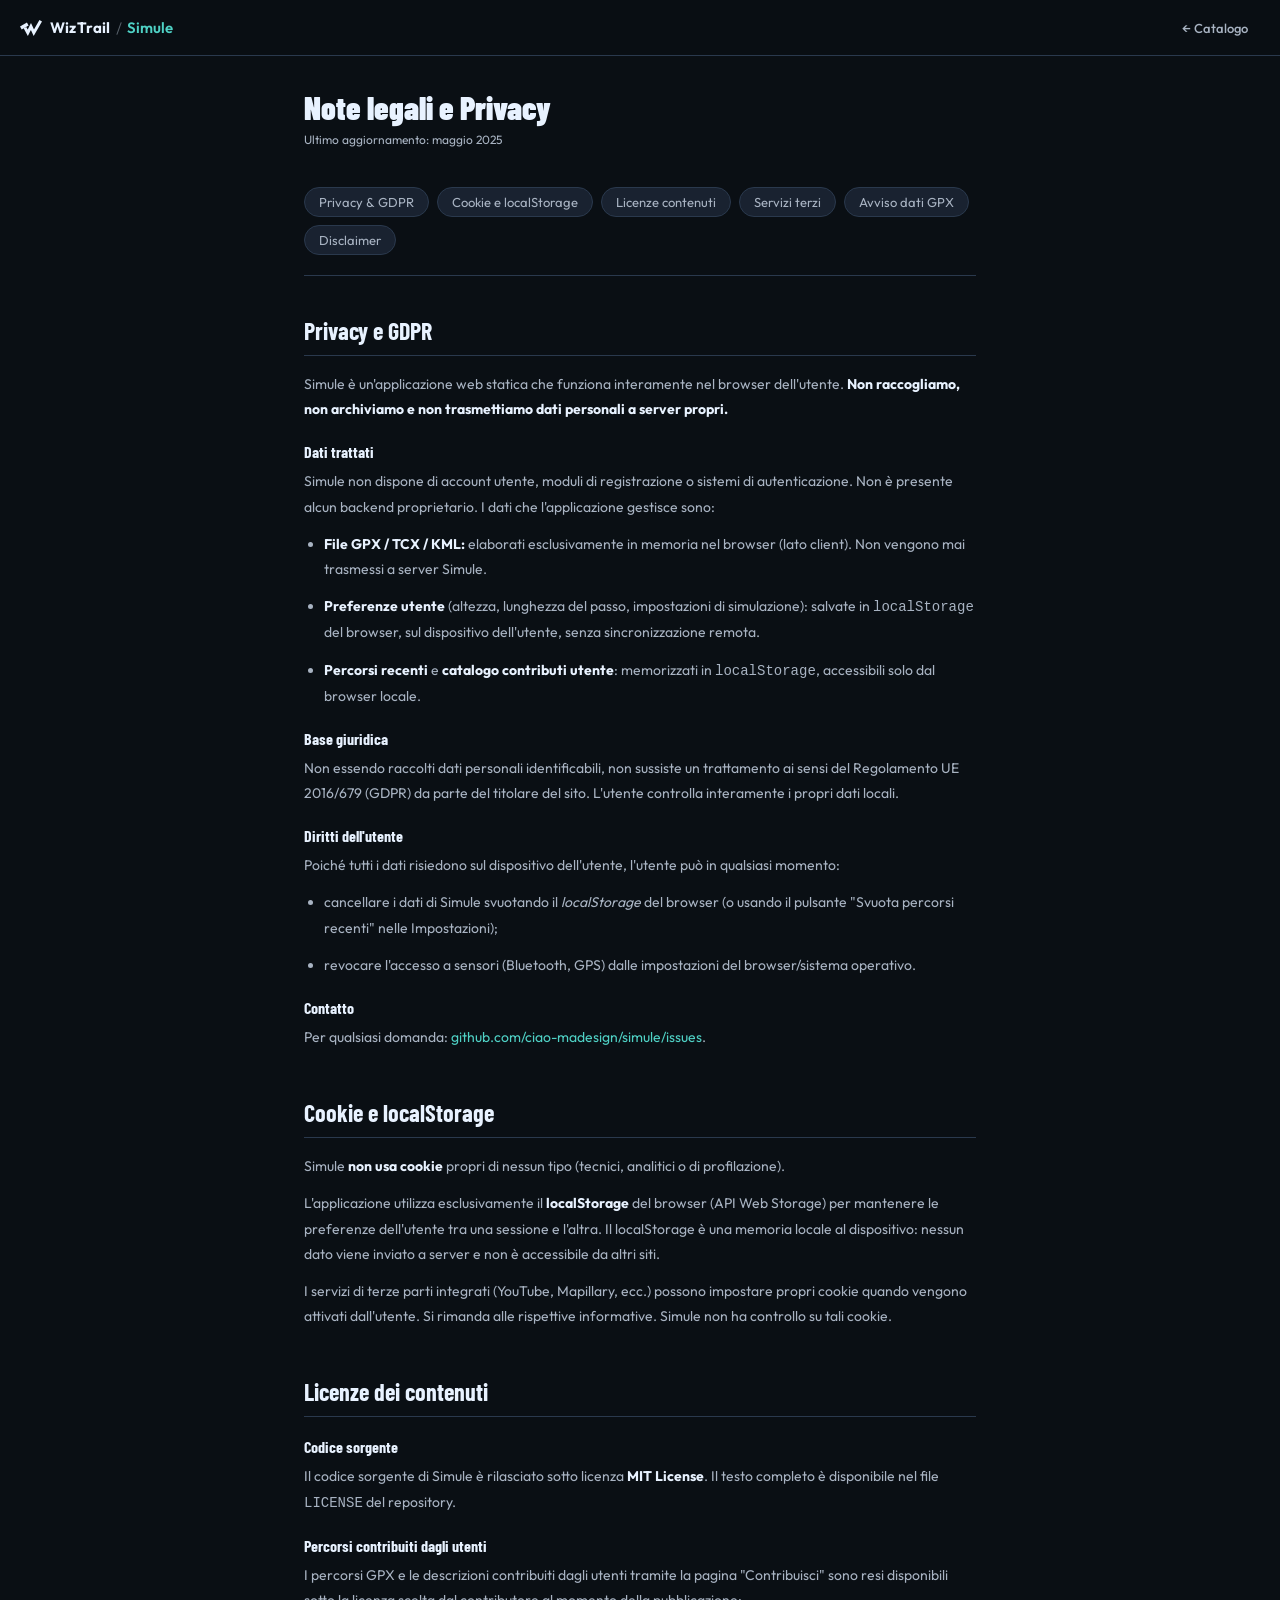
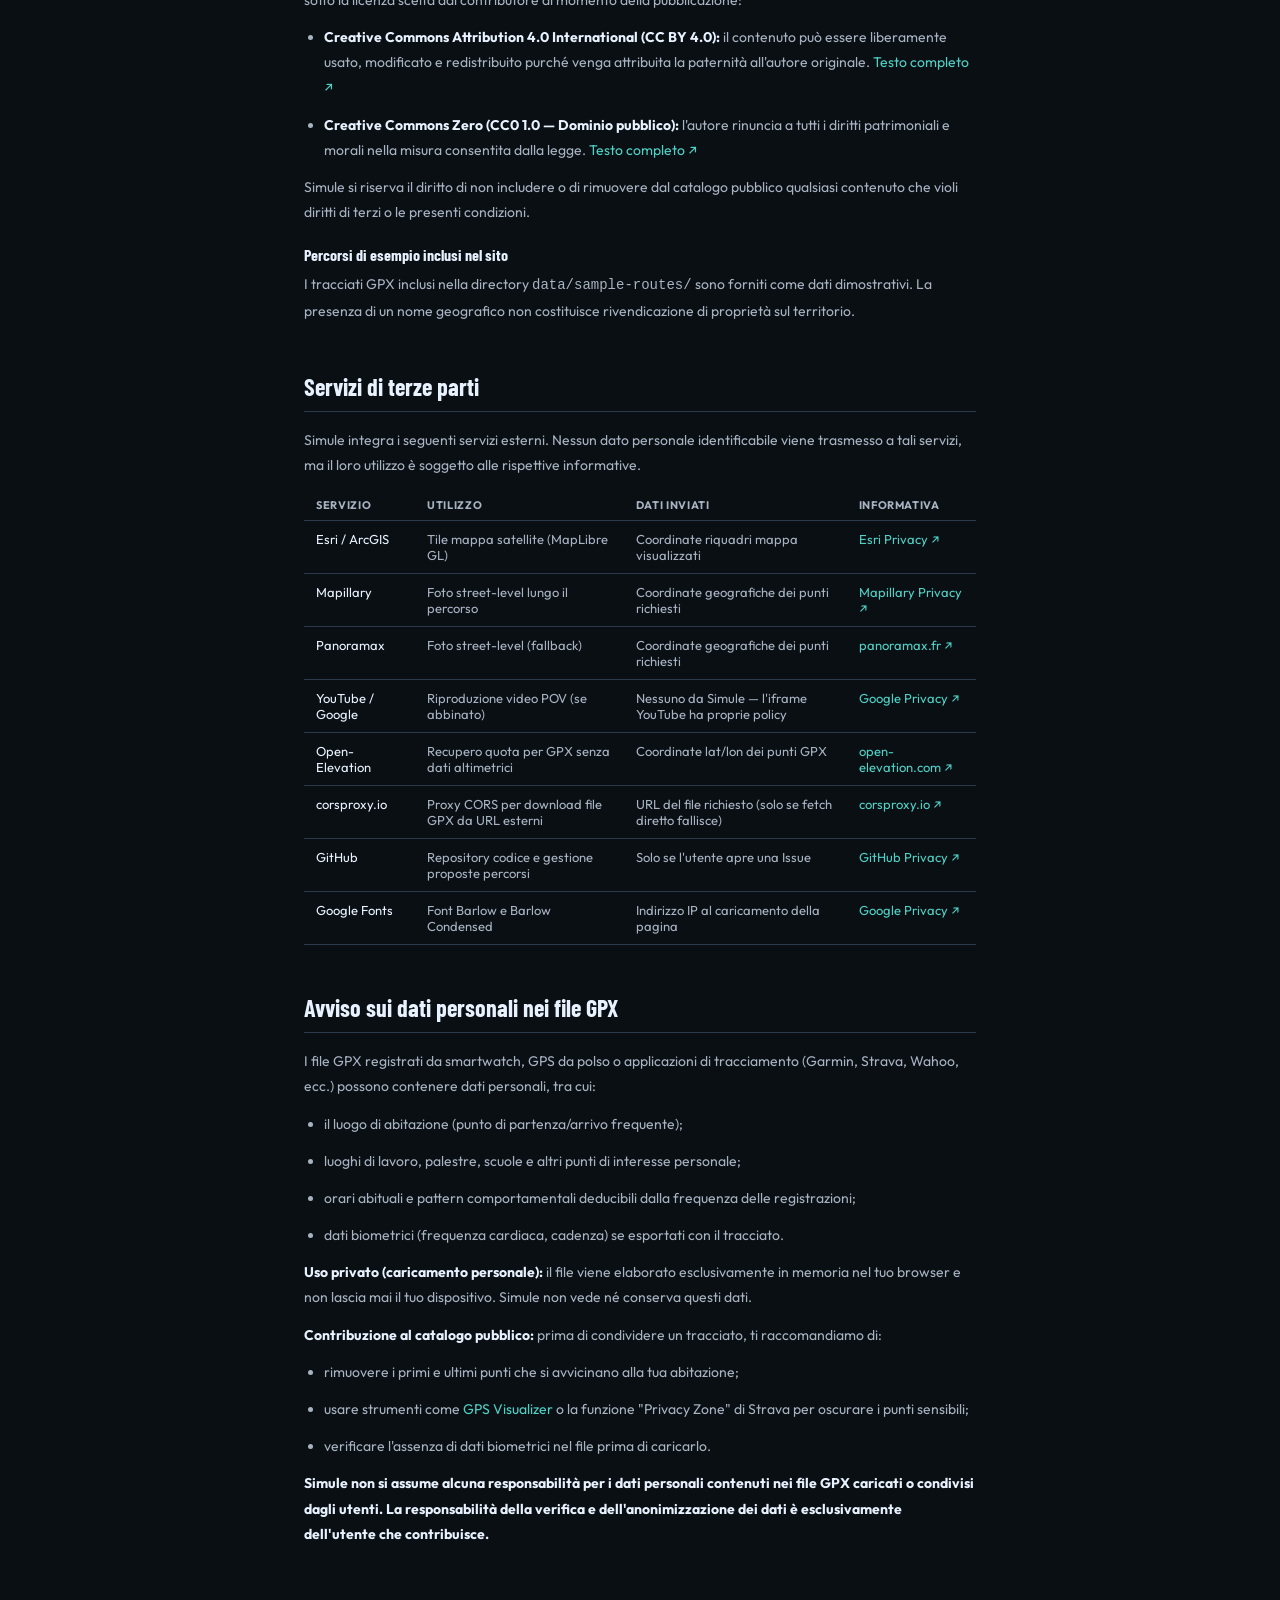
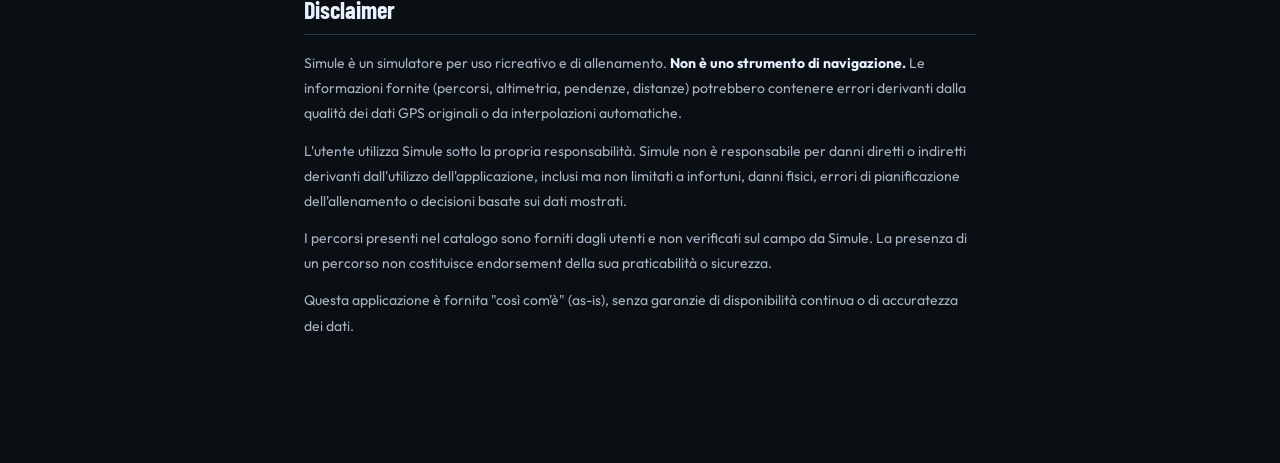
<file: legal.html>
<!DOCTYPE html>
<html lang="it">
<head>
  <meta charset="UTF-8">
  <meta name="viewport" content="width=device-width, initial-scale=1.0">
  <title>Simule — Note legali e Privacy</title>
  <link rel="stylesheet" href="css/main.css">
</head>
<body>

<header class="app-header">
  <a href="https://wiz-trail.vercel.app" class="app-brand-link">
    <svg class="brand-mark" viewBox="0 0 933 676" fill="none" xmlns="http://www.w3.org/2000/svg" aria-hidden="true"><path d="M208.768 321.919L330.269 538.919L463.768 274.419L586.269 538.919L878.269 31.4187" stroke="currentColor" stroke-width="126"/><line x1="36.3834" y1="340.21" x2="329.383" y2="170.21" stroke="currentColor" stroke-width="145"/></svg>
    <span class="brand-name">WizTrail</span><span class="brand-sep">/</span><span class="brand-sub">Simule</span>
  </a>
  <nav class="app-nav">
    <a href="app.html">← Catalogo</a>
  </nav>
</header>

<main class="legal-layout">

  <h1 style="font-family:'Barlow Condensed',sans-serif;font-weight:900;font-size:32px;margin-bottom:6px">Note legali e Privacy</h1>
  <p class="legal-updated">Ultimo aggiornamento: maggio 2025</p>

  <nav class="legal-nav" aria-label="Sezioni">
    <a href="#privacy">Privacy & GDPR</a>
    <a href="#cookie">Cookie e localStorage</a>
    <a href="#licenze">Licenze contenuti</a>
    <a href="#servizi-terzi">Servizi terzi</a>
    <a href="#avviso-privacy">Avviso dati GPX</a>
    <a href="#disclaimer">Disclaimer</a>
  </nav>

  <!-- PRIVACY -->
  <section class="legal-section" id="privacy">
    <h2>Privacy e GDPR</h2>
    <p>Simule è un'applicazione web statica che funziona interamente nel browser dell'utente. <strong>Non raccogliamo, non archiviamo e non trasmettiamo dati personali a server propri.</strong></p>

    <h3>Dati trattati</h3>
    <p>Simule non dispone di account utente, moduli di registrazione o sistemi di autenticazione. Non è presente alcun backend proprietario. I dati che l'applicazione gestisce sono:</p>
    <ul>
      <li><strong>File GPX / TCX / KML:</strong> elaborati esclusivamente in memoria nel browser (lato client). Non vengono mai trasmessi a server Simule.</li>
      <li><strong>Preferenze utente</strong> (altezza, lunghezza del passo, impostazioni di simulazione): salvate in <code>localStorage</code> del browser, sul dispositivo dell'utente, senza sincronizzazione remota.</li>
      <li><strong>Percorsi recenti</strong> e <strong>catalogo contributi utente</strong>: memorizzati in <code>localStorage</code>, accessibili solo dal browser locale.</li>
    </ul>

    <h3>Base giuridica</h3>
    <p>Non essendo raccolti dati personali identificabili, non sussiste un trattamento ai sensi del Regolamento UE 2016/679 (GDPR) da parte del titolare del sito. L'utente controlla interamente i propri dati locali.</p>

    <h3>Diritti dell'utente</h3>
    <p>Poiché tutti i dati risiedono sul dispositivo dell'utente, l'utente può in qualsiasi momento:</p>
    <ul>
      <li>cancellare i dati di Simule svuotando il <em>localStorage</em> del browser (o usando il pulsante "Svuota percorsi recenti" nelle Impostazioni);</li>
      <li>revocare l'accesso a sensori (Bluetooth, GPS) dalle impostazioni del browser/sistema operativo.</li>
    </ul>

    <h3>Contatto</h3>
    <p>Per qualsiasi domanda: <a href="https://github.com/ciao-madesign/simule/issues" target="_blank" rel="noopener">github.com/ciao-madesign/simule/issues</a>.</p>
  </section>

  <!-- COOKIE -->
  <section class="legal-section" id="cookie">
    <h2>Cookie e localStorage</h2>
    <p>Simule <strong>non usa cookie</strong> propri di nessun tipo (tecnici, analitici o di profilazione).</p>
    <p>L'applicazione utilizza esclusivamente il <strong>localStorage</strong> del browser (API Web Storage) per mantenere le preferenze dell'utente tra una sessione e l'altra. Il localStorage è una memoria locale al dispositivo: nessun dato viene inviato a server e non è accessibile da altri siti.</p>
    <p>I servizi di terze parti integrati (YouTube, Mapillary, ecc.) possono impostare propri cookie quando vengono attivati dall'utente. Si rimanda alle rispettive informative. Simule non ha controllo su tali cookie.</p>
  </section>

  <!-- LICENZE -->
  <section class="legal-section" id="licenze">
    <h2>Licenze dei contenuti</h2>

    <h3>Codice sorgente</h3>
    <p>Il codice sorgente di Simule è rilasciato sotto licenza <strong>MIT License</strong>. Il testo completo è disponibile nel file <code>LICENSE</code> del repository.</p>

    <h3>Percorsi contribuiti dagli utenti</h3>
    <p>I percorsi GPX e le descrizioni contribuiti dagli utenti tramite la pagina "Contribuisci" sono resi disponibili sotto la licenza scelta dal contributore al momento della pubblicazione:</p>
    <ul>
      <li><strong>Creative Commons Attribution 4.0 International (CC BY 4.0):</strong> il contenuto può essere liberamente usato, modificato e redistribuito purché venga attribuita la paternità all'autore originale. <a href="https://creativecommons.org/licenses/by/4.0/" target="_blank" rel="noopener">Testo completo ↗</a></li>
      <li><strong>Creative Commons Zero (CC0 1.0 — Dominio pubblico):</strong> l'autore rinuncia a tutti i diritti patrimoniali e morali nella misura consentita dalla legge. <a href="https://creativecommons.org/publicdomain/zero/1.0/" target="_blank" rel="noopener">Testo completo ↗</a></li>
    </ul>
    <p>Simule si riserva il diritto di non includere o di rimuovere dal catalogo pubblico qualsiasi contenuto che violi diritti di terzi o le presenti condizioni.</p>

    <h3>Percorsi di esempio inclusi nel sito</h3>
    <p>I tracciati GPX inclusi nella directory <code>data/sample-routes/</code> sono forniti come dati dimostrativi. La presenza di un nome geografico non costituisce rivendicazione di proprietà sul territorio.</p>
  </section>

  <!-- SERVIZI TERZI -->
  <section class="legal-section" id="servizi-terzi">
    <h2>Servizi di terze parti</h2>
    <p>Simule integra i seguenti servizi esterni. Nessun dato personale identificabile viene trasmesso a tali servizi, ma il loro utilizzo è soggetto alle rispettive informative.</p>

    <table class="service-table">
      <thead>
        <tr>
          <th>Servizio</th>
          <th>Utilizzo</th>
          <th>Dati inviati</th>
          <th>Informativa</th>
        </tr>
      </thead>
      <tbody>
        <tr>
          <td>Esri / ArcGIS</td>
          <td>Tile mappa satellite (MapLibre GL)</td>
          <td>Coordinate riquadri mappa visualizzati</td>
          <td><a href="https://www.esri.com/en-us/privacy/overview" target="_blank" rel="noopener">Esri Privacy ↗</a></td>
        </tr>
        <tr>
          <td>Mapillary</td>
          <td>Foto street-level lungo il percorso</td>
          <td>Coordinate geografiche dei punti richiesti</td>
          <td><a href="https://www.mapillary.com/privacy" target="_blank" rel="noopener">Mapillary Privacy ↗</a></td>
        </tr>
        <tr>
          <td>Panoramax</td>
          <td>Foto street-level (fallback)</td>
          <td>Coordinate geografiche dei punti richiesti</td>
          <td><a href="https://panoramax.fr" target="_blank" rel="noopener">panoramax.fr ↗</a></td>
        </tr>
        <tr>
          <td>YouTube / Google</td>
          <td>Riproduzione video POV (se abbinato)</td>
          <td>Nessuno da Simule — l'iframe YouTube ha proprie policy</td>
          <td><a href="https://policies.google.com/privacy" target="_blank" rel="noopener">Google Privacy ↗</a></td>
        </tr>
        <tr>
          <td>Open-Elevation</td>
          <td>Recupero quota per GPX senza dati altimetrici</td>
          <td>Coordinate lat/lon dei punti GPX</td>
          <td><a href="https://open-elevation.com" target="_blank" rel="noopener">open-elevation.com ↗</a></td>
        </tr>
        <tr>
          <td>corsproxy.io</td>
          <td>Proxy CORS per download file GPX da URL esterni</td>
          <td>URL del file richiesto (solo se fetch diretto fallisce)</td>
          <td><a href="https://corsproxy.io" target="_blank" rel="noopener">corsproxy.io ↗</a></td>
        </tr>
        <tr>
          <td>GitHub</td>
          <td>Repository codice e gestione proposte percorsi</td>
          <td>Solo se l'utente apre una Issue</td>
          <td><a href="https://docs.github.com/en/site-policy/privacy-policies/github-general-privacy-statement" target="_blank" rel="noopener">GitHub Privacy ↗</a></td>
        </tr>
        <tr>
          <td>Google Fonts</td>
          <td>Font Barlow e Barlow Condensed</td>
          <td>Indirizzo IP al caricamento della pagina</td>
          <td><a href="https://policies.google.com/privacy" target="_blank" rel="noopener">Google Privacy ↗</a></td>
        </tr>
      </tbody>
    </table>
  </section>

  <!-- AVVISO GPX -->
  <section class="legal-section" id="avviso-privacy">
    <h2>Avviso sui dati personali nei file GPX</h2>
    <p>I file GPX registrati da smartwatch, GPS da polso o applicazioni di tracciamento (Garmin, Strava, Wahoo, ecc.) possono contenere dati personali, tra cui:</p>
    <ul>
      <li>il luogo di abitazione (punto di partenza/arrivo frequente);</li>
      <li>luoghi di lavoro, palestre, scuole e altri punti di interesse personale;</li>
      <li>orari abituali e pattern comportamentali deducibili dalla frequenza delle registrazioni;</li>
      <li>dati biometrici (frequenza cardiaca, cadenza) se esportati con il tracciato.</li>
    </ul>
    <p><strong>Uso privato (caricamento personale):</strong> il file viene elaborato esclusivamente in memoria nel tuo browser e non lascia mai il tuo dispositivo. Simule non vede né conserva questi dati.</p>
    <p><strong>Contribuzione al catalogo pubblico:</strong> prima di condividere un tracciato, ti raccomandiamo di:</p>
    <ul>
      <li>rimuovere i primi e ultimi punti che si avvicinano alla tua abitazione;</li>
      <li>usare strumenti come <a href="https://www.gpsvisualizer.com" target="_blank" rel="noopener">GPS Visualizer</a> o la funzione "Privacy Zone" di Strava per oscurare i punti sensibili;</li>
      <li>verificare l'assenza di dati biometrici nel file prima di caricarlo.</li>
    </ul>
    <p><strong>Simule non si assume alcuna responsabilità per i dati personali contenuti nei file GPX caricati o condivisi dagli utenti. La responsabilità della verifica e dell'anonimizzazione dei dati è esclusivamente dell'utente che contribuisce.</strong></p>
  </section>

  <!-- DISCLAIMER -->
  <section class="legal-section" id="disclaimer">
    <h2>Disclaimer</h2>
    <p>Simule è un simulatore per uso ricreativo e di allenamento. <strong>Non è uno strumento di navigazione.</strong> Le informazioni fornite (percorsi, altimetria, pendenze, distanze) potrebbero contenere errori derivanti dalla qualità dei dati GPS originali o da interpolazioni automatiche.</p>
    <p>L'utente utilizza Simule sotto la propria responsabilità. Simule non è responsabile per danni diretti o indiretti derivanti dall'utilizzo dell'applicazione, inclusi ma non limitati a infortuni, danni fisici, errori di pianificazione dell'allenamento o decisioni basate sui dati mostrati.</p>
    <p>I percorsi presenti nel catalogo sono forniti dagli utenti e non verificati sul campo da Simule. La presenza di un percorso non costituisce endorsement della sua praticabilità o sicurezza.</p>
    <p>Questa applicazione è fornita "così com'è" (as-is), senza garanzie di disponibilità continua o di accuratezza dei dati.</p>
  </section>

</main>

</body>
</html>
</file>
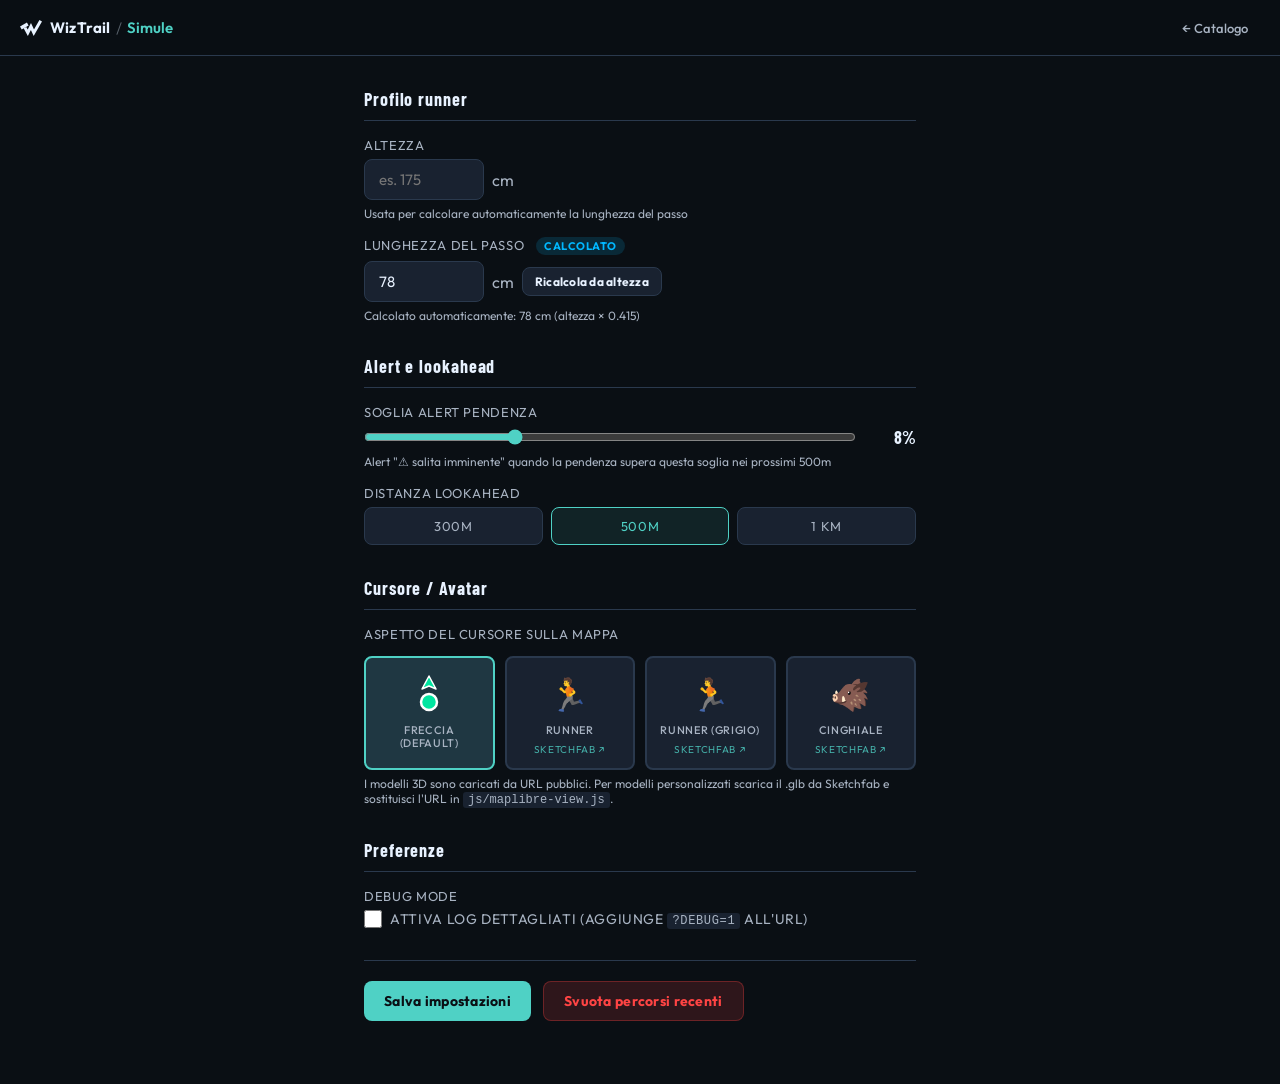
<file: settings.html>
<!DOCTYPE html>
<html lang="it">
<head>
  <meta charset="UTF-8">
  <meta name="viewport" content="width=device-width, initial-scale=1.0">
  <title>Simule — Impostazioni</title>
  <link rel="stylesheet" href="css/main.css">
</head>
<body>

<header class="app-header">
  <a href="https://wiz-trail.vercel.app" class="app-brand-link">
    <svg class="brand-mark" viewBox="0 0 933 676" fill="none" xmlns="http://www.w3.org/2000/svg" aria-hidden="true"><path d="M208.768 321.919L330.269 538.919L463.768 274.419L586.269 538.919L878.269 31.4187" stroke="currentColor" stroke-width="126"/><line x1="36.3834" y1="340.21" x2="329.383" y2="170.21" stroke="currentColor" stroke-width="145"/></svg>
    <span class="brand-name">WizTrail</span><span class="brand-sep">/</span><span class="brand-sub">Simule</span>
  </a>
  <nav class="app-nav">
    <a href="app.html">← Catalogo</a>
  </nav>
</header>

<main class="settings-layout">

  <!-- Profilo runner -->
  <section class="settings-section">
    <h2>Profilo runner</h2>

    <div class="form-group">
      <label for="height-input">Altezza</label>
      <div style="display:flex;gap:8px;align-items:center">
        <input type="number" id="height-input" min="140" max="220" step="1" placeholder="es. 175" style="max-width:120px">
        <span style="color:var(--muted)">cm</span>
      </div>
      <span class="form-hint">Usata per calcolare automaticamente la lunghezza del passo</span>
    </div>

    <div class="form-group">
      <label>
        Lunghezza del passo
        <span id="stride-source-badge" class="source-badge source-auto" style="margin-left:8px">calcolato</span>
      </label>
      <div style="display:flex;gap:8px;align-items:center">
        <input type="number" id="stride-input" min="40" max="120" step="1" placeholder="es. 72" style="max-width:120px">
        <span style="color:var(--muted)">cm</span>
        <button class="btn btn-secondary" id="btn-reset-stride" style="padding:6px 12px;font-size:12px">Ricalcola da altezza</button>
      </div>
      <span class="form-hint" id="stride-hint">—</span>
    </div>
  </section>

  <!-- Soglie e alert -->
  <section class="settings-section">
    <h2>Alert e lookahead</h2>

    <div class="form-group">
      <label for="grade-threshold">Soglia alert pendenza</label>
      <div class="range-row">
        <input type="range" id="grade-threshold" min="5" max="15" step="1">
        <span class="range-value" id="grade-threshold-val">8%</span>
      </div>
      <span class="form-hint">Alert "⚠ salita imminente" quando la pendenza supera questa soglia nei prossimi 500m</span>
    </div>

    <div class="form-group">
      <label>Distanza lookahead</label>
      <div class="radio-group" id="lookahead-group">
        <label class="radio-option" data-val="300">
          <input type="radio" name="lookahead" value="300">300m
        </label>
        <label class="radio-option" data-val="500">
          <input type="radio" name="lookahead" value="500">500m
        </label>
        <label class="radio-option" data-val="1000">
          <input type="radio" name="lookahead" value="1000">1 km
        </label>
      </div>
    </div>
  </section>

  <!-- Avatar cursore -->
  <section class="settings-section">
    <h2>Cursore / Avatar</h2>
    <div class="form-group">
      <label>Aspetto del cursore sulla mappa</label>
      <div class="avatar-grid" id="avatar-grid">

        <label class="avatar-option" data-val="default">
          <input type="radio" name="avatar" value="default">
          <div class="avatar-preview">
            <svg width="30" height="38" viewBox="0 0 30 38" fill="none" xmlns="http://www.w3.org/2000/svg">
              <polygon points="15,1 22,14 15,11 8,14" fill="#00e5a0" stroke="white" stroke-width="1.5" stroke-linejoin="round"/>
              <circle cx="15" cy="27" r="8" fill="#00e5a0" stroke="white" stroke-width="2.5"/>
            </svg>
          </div>
          <span class="avatar-label">Freccia (default)</span>
        </label>

        <label class="avatar-option" data-val="runner1">
          <input type="radio" name="avatar" value="runner1">
          <div class="avatar-preview avatar-preview-3d">🏃</div>
          <span class="avatar-label">Runner</span>
          <a class="avatar-link" href="https://sketchfab.com/3d-models/runner-4e15585a113c4548bea1696be502891b" target="_blank" rel="noopener" onclick="event.stopPropagation()">Sketchfab ↗</a>
        </label>

        <label class="avatar-option" data-val="runner2">
          <input type="radio" name="avatar" value="runner2">
          <div class="avatar-preview avatar-preview-3d">🏃</div>
          <span class="avatar-label">Runner (grigio)</span>
          <a class="avatar-link" href="https://sketchfab.com/3d-models/runner-in-gray-e5ef28baa0554c54bc3c75ff33be69fb" target="_blank" rel="noopener" onclick="event.stopPropagation()">Sketchfab ↗</a>
        </label>

        <label class="avatar-option" data-val="boar">
          <input type="radio" name="avatar" value="boar">
          <div class="avatar-preview avatar-preview-3d">🐗</div>
          <span class="avatar-label">Cinghiale</span>
          <a class="avatar-link" href="https://sketchfab.com/3d-models/realistic-boar-javali-3d-model-0d6510a6e21b430fa31a345b3fa90a6f" target="_blank" rel="noopener" onclick="event.stopPropagation()">Sketchfab ↗</a>
        </label>

      </div>
      <span class="form-hint">I modelli 3D sono caricati da URL pubblici. Per modelli personalizzati scarica il .glb da Sketchfab e sostituisci l'URL in <code style="background:var(--surface2);padding:1px 5px;border-radius:3px;font-size:12px">js/maplibre-view.js</code>.</span>
    </div>
  </section>

  <!-- Preferenze -->
  <section class="settings-section">
    <h2>Preferenze</h2>

    <div class="form-group">
      <label>Debug mode</label>
      <div style="display:flex;align-items:center;gap:12px">
        <label style="display:flex;align-items:center;gap:8px;cursor:pointer">
          <input type="checkbox" id="debug-toggle" style="width:18px;height:18px;accent-color:var(--accent)">
          <span style="font-size:14px">Attiva log dettagliati (aggiunge <code style="background:var(--surface2);padding:1px 5px;border-radius:3px;font-size:12px">?debug=1</code> all'URL)</span>
        </label>
      </div>
    </div>
  </section>

  <!-- Azioni -->
  <section class="settings-section" style="border-top:1px solid var(--border);padding-top:20px">
    <div style="display:flex;gap:12px;flex-wrap:wrap">
      <button class="btn btn-primary" id="btn-save">Salva impostazioni</button>
      <button class="btn btn-danger" id="btn-clear-routes">Svuota percorsi recenti</button>
    </div>
  </section>

</main>

<div class="toast" id="toast"></div>

<script type="module">
import store from './js/store.js';

const heightInput = document.getElementById('height-input');
const strideInput = document.getElementById('stride-input');
const strideBadge = document.getElementById('stride-source-badge');
const strideHint = document.getElementById('stride-hint');
const btnResetStride = document.getElementById('btn-reset-stride');
const gradeThreshold = document.getElementById('grade-threshold');
const gradeThresholdVal = document.getElementById('grade-threshold-val');
const debugToggle = document.getElementById('debug-toggle');

// ---- Carica preferenze ----
function loadPrefs() {
  const p = store.prefs;

  if (p.runner_height_cm) heightInput.value = p.runner_height_cm;

  const effectiveStride = store.getEffectiveStrideLength() * 100;
  strideInput.value = Math.round(effectiveStride);
  updateStrideBadge(p.stride_length_source || 'auto', effectiveStride);

  gradeThreshold.value = p.grade_alert_threshold ?? 8;
  gradeThresholdVal.textContent = (p.grade_alert_threshold ?? 8) + '%';

  const lookahead = p.lookahead_dist_m ?? 500;
  document.querySelectorAll('#lookahead-group .radio-option').forEach(opt => {
    if (parseInt(opt.dataset.val) === lookahead) opt.classList.add('selected');
    opt.querySelector('input').checked = parseInt(opt.dataset.val) === lookahead;
  });

  const currentAvatar = p.avatar || 'default';
  document.querySelectorAll('#avatar-grid .avatar-option').forEach(opt => {
    const isSelected = opt.dataset.val === currentAvatar;
    opt.classList.toggle('selected', isSelected);
    opt.querySelector('input').checked = isSelected;
  });

  const isDebug = new URLSearchParams(location.search).has('debug');
  debugToggle.checked = isDebug;
}

function updateStrideBadge(source, cm) {
  strideBadge.textContent = source === 'manual' ? 'personalizzato' : 'calcolato';
  strideBadge.className = 'source-badge ' + (source === 'manual' ? 'source-manual-label' : 'source-auto');
  if (source === 'auto' && cm) {
    strideHint.textContent = `Calcolato automaticamente: ${Math.round(cm)} cm (altezza × 0.415)`;
  } else {
    strideHint.textContent = 'Valore personalizzato';
  }
}

// ---- Altezza → stride automatico ----
heightInput.addEventListener('input', () => {
  const h = parseFloat(heightInput.value);
  if (h >= 140 && h <= 220 && store.prefs.stride_length_source === 'auto') {
    const auto = Math.round(h * 0.415);
    strideInput.value = auto;
    updateStrideBadge('auto', auto);
  }
});

// ---- Stride manuale ----
strideInput.addEventListener('input', () => {
  updateStrideBadge('manual', parseFloat(strideInput.value));
});

// ---- Reset stride ----
btnResetStride.addEventListener('click', () => {
  const h = parseFloat(heightInput.value);
  if (h >= 140 && h <= 220) {
    const auto = Math.round(h * 0.415);
    strideInput.value = auto;
    store.setPref('stride_length_source', 'auto');
    store.setPref('stride_length_cm', null);
    updateStrideBadge('auto', auto);
    showToast('Lunghezza passo ricalcolata dall\'altezza');
  } else {
    showToast('Inserisci prima la tua altezza', 'error');
  }
});

// ---- Grade threshold ----
gradeThreshold.addEventListener('input', () => {
  gradeThresholdVal.textContent = gradeThreshold.value + '%';
});

// ---- Lookahead ----
document.querySelectorAll('#lookahead-group .radio-option').forEach(opt => {
  opt.addEventListener('click', () => {
    document.querySelectorAll('#lookahead-group .radio-option').forEach(o => o.classList.remove('selected'));
    opt.classList.add('selected');
    opt.querySelector('input').checked = true;
  });
});

// ---- Avatar ----
document.querySelectorAll('#avatar-grid .avatar-option').forEach(opt => {
  opt.addEventListener('click', () => {
    document.querySelectorAll('#avatar-grid .avatar-option').forEach(o => o.classList.remove('selected'));
    opt.classList.add('selected');
    opt.querySelector('input').checked = true;
  });
});

// ---- Salva ----
document.getElementById('btn-save').addEventListener('click', () => {
  const h = parseFloat(heightInput.value);
  if (h >= 140 && h <= 220) store.setPref('runner_height_cm', h);

  const s = parseFloat(strideInput.value);
  if (s >= 40 && s <= 120) {
    const isManual = strideBadge.textContent === 'personalizzato';
    store.setPref('stride_length_cm', isManual ? s : null);
    store.setPref('stride_length_source', isManual ? 'manual' : 'auto');
  }

  store.setPref('grade_alert_threshold', parseInt(gradeThreshold.value));

  const lookaheadSelected = document.querySelector('#lookahead-group .radio-option.selected');
  if (lookaheadSelected) store.setPref('lookahead_dist_m', parseInt(lookaheadSelected.dataset.val));

  const avatarSelected = document.querySelector('#avatar-grid .avatar-option.selected');
  if (avatarSelected) store.setPref('avatar', avatarSelected.dataset.val);

  // Debug mode: redirect con/senza ?debug=1
  const debugActive = debugToggle.checked;
  const url = new URL(location.href);
  if (debugActive) url.searchParams.set('debug', '1');
  else url.searchParams.delete('debug');
  if (url.href !== location.href) {
    history.replaceState({}, '', url);
  }

  showToast('Impostazioni salvate ✓', 'success');
});

// ---- Clear routes ----
document.getElementById('btn-clear-routes').addEventListener('click', () => {
  if (confirm('Rimuovere tutti i percorsi recenti?')) {
    store.set('recentRoutes', []);
    showToast('Percorsi recenti rimossi');
  }
});

// ---- Toast ----
let toastTimer = null;
function showToast(msg, type = '') {
  const toast = document.getElementById('toast');
  toast.textContent = msg;
  toast.className = 'toast show' + (type ? ' ' + type : '');
  clearTimeout(toastTimer);
  toastTimer = setTimeout(() => toast.classList.remove('show'), 3000);
}

// ---- Init ----
loadPrefs();
</script>
</body>
</html>
</file>
<file: css/main.css>
@import url('https://fonts.googleapis.com/css2?family=Barlow+Condensed:wght@300;700;900&family=Outfit:wght@300;400;500;600;700;800&display=swap');

:root {
  --bg: #0a0f14;
  --surface: #121a22;
  --surface2: #192230;
  --border: #2a394d;
  --accent: #4fd1c5;
  --accent2: #00b8ff;
  --warn: #ffb020;
  --danger: #ff4444;
  --down: #00b8ff;
  --text: #e8f2ff;
  --muted: #a8b3c2;
  --radius: 8px;
  --radius-lg: 12px;
}

*, *::before, *::after {
  box-sizing: border-box;
  margin: 0;
  padding: 0;
}

html, body {
  height: 100%;
  background: var(--bg);
  color: var(--text);
  font-family: 'Outfit', sans-serif;
  font-weight: 400;
  -webkit-font-smoothing: antialiased;
}

/* WizTrail ambient gradient — identical motif, visible under page content */
body::before {
  content: '';
  position: fixed;
  inset: 0;
  z-index: -1;
  background:
    radial-gradient(800px 400px at 75% -5%, rgba(79,209,197,0.14), transparent 60%),
    radial-gradient(600px 400px at 5%  90%, rgba(0,184,255,0.09), transparent 60%);
  pointer-events: none;
}

a { color: var(--accent); text-decoration: none; }
a:hover { text-decoration: underline; }

button {
  cursor: pointer;
  border: none;
  background: none;
  color: inherit;
  font-family: inherit;
}

input, select {
  font-family: inherit;
  color: var(--text);
  background: var(--surface2);
  border: 1px solid var(--border);
  border-radius: var(--radius);
  padding: 8px 12px;
}

input:focus, select:focus {
  outline: 2px solid var(--accent);
  outline-offset: 2px;
}

/* ---- Utility ---- */
.sr-only {
  position: absolute;
  width: 1px; height: 1px;
  padding: 0; margin: -1px;
  overflow: hidden;
  clip: rect(0,0,0,0);
  white-space: nowrap;
  border: 0;
}

.badge {
  display: inline-flex;
  align-items: center;
  gap: 4px;
  padding: 3px 10px;
  border-radius: 100px;
  font-family: 'Barlow Condensed', sans-serif;
  font-weight: 700;
  font-size: 12px;
  letter-spacing: 0.05em;
  text-transform: uppercase;
}

.badge-road  { background: rgba(0,184,255,0.15); color: var(--accent2); border: 1px solid rgba(0,184,255,0.3); }
.badge-trail { background: rgba(79,209,197,0.15); color: var(--accent);  border: 1px solid rgba(79,209,197,0.3); }

/* ---- App header (WizTrail sub-product glass nav) ---- */
.app-header {
  position: sticky;
  top: 0;
  z-index: 50;
  display: flex;
  align-items: center;
  justify-content: space-between;
  height: 56px;
  padding: 0 20px;
  background: rgba(10,15,20,0.88);
  backdrop-filter: blur(12px);
  -webkit-backdrop-filter: blur(12px);
  border-bottom: 1px solid var(--border);
}

.app-brand-link {
  display: inline-flex;
  align-items: center;
  text-decoration: none;
  color: var(--text);
}
.app-brand-link:hover { text-decoration: none; }

.brand-mark {
  width: 22px;
  height: 16px;
  flex-shrink: 0;
  margin-right: 8px;
  color: var(--text);
}

.brand-name {
  font-family: 'Outfit', sans-serif;
  font-weight: 700;
  font-size: 15px;
  letter-spacing: 0.2px;
  color: var(--text);
}

.brand-sep {
  font-weight: 300;
  color: var(--muted);
  margin: 0 5px;
  opacity: 0.5;
}

.brand-sub {
  font-family: 'Outfit', sans-serif;
  font-weight: 600;
  font-size: 15px;
  color: var(--accent);
}

.app-nav {
  display: flex;
  align-items: center;
  gap: 2px;
}

.app-nav a {
  font-family: 'Outfit', sans-serif;
  font-weight: 500;
  font-size: 13px;
  color: var(--muted);
  text-decoration: none;
  padding: 6px 12px;
  border-radius: 6px;
  transition: color 0.15s, background 0.15s;
}
.app-nav a:hover {
  color: var(--text);
  background: rgba(255,255,255,0.06);
  text-decoration: none;
}

/* ---- Buttons ---- */
.btn {
  display: inline-flex;
  align-items: center;
  justify-content: center;
  gap: 8px;
  padding: 10px 20px;
  border-radius: var(--radius);
  font-family: 'Outfit', sans-serif;
  font-weight: 700;
  font-size: 14px;
  letter-spacing: 0.02em;
  transition: opacity 0.15s, transform 0.1s;
  user-select: none;
}

.btn:active { transform: scale(0.97); }
.btn:disabled { opacity: 0.4; cursor: not-allowed; }

.btn-primary {
  background: var(--accent);
  color: var(--bg);
}
.btn-primary:hover { opacity: 0.9; }

.btn-secondary {
  background: var(--surface2);
  color: var(--text);
  border: 1px solid var(--border);
}
.btn-secondary:hover { border-color: var(--accent); color: var(--accent); }

.btn-danger {
  background: rgba(255,68,68,0.15);
  color: var(--danger);
  border: 1px solid rgba(255,68,68,0.3);
}
.btn-danger:hover { background: rgba(255,68,68,0.25); }

.btn-lg {
  padding: 14px 32px;
  font-size: 18px;
}

/* ---- Cards ---- */
.card {
  background: var(--surface);
  border: 1px solid var(--border);
  border-radius: var(--radius-lg);
  padding: 20px;
}

/* ---- Form ---- */
.form-group {
  display: flex;
  flex-direction: column;
  gap: 6px;
  margin-bottom: 16px;
}

.form-group label {
  font-size: 13px;
  font-weight: 400;
  color: var(--muted);
  text-transform: uppercase;
  letter-spacing: 0.05em;
}

.form-group input,
.form-group select {
  width: 100%;
  padding: 10px 14px;
  font-size: 15px;
}

.form-hint {
  font-size: 12px;
  color: var(--muted);
}

/* ---- INDEX PAGE ---- */
.index-main {
  min-height: calc(100vh - 57px);
  display: flex;
  flex-direction: column;
  align-items: center;
  justify-content: center;
  padding: 40px 24px;
  gap: 48px;
}

.index-hero {
  text-align: center;
  max-width: 480px;
}

.index-hero h1 {
  font-family: 'Barlow Condensed', sans-serif;
  font-weight: 900;
  font-size: clamp(40px, 8vw, 72px);
  letter-spacing: -0.02em;
  line-height: 1;
  color: var(--text);
}

.index-hero h1 em {
  font-style: normal;
  color: var(--accent);
}

.index-hero .tagline {
  margin-top: 12px;
  font-size: 18px;
  color: var(--muted);
  font-weight: 300;
  letter-spacing: 0.02em;
}

.drop-zone {
  width: 100%;
  max-width: 480px;
  border: 2px dashed var(--border);
  border-radius: var(--radius-lg);
  padding: 48px 24px;
  text-align: center;
  cursor: pointer;
  transition: border-color 0.2s, background 0.2s;
  background: var(--surface);
  position: relative;
}

.drop-zone:hover,
.drop-zone.drag-over {
  border-color: var(--accent);
  background: rgba(79,209,197,0.04);
}

.drop-zone-icon {
  font-size: 48px;
  margin-bottom: 12px;
  display: block;
}

.drop-zone h2 {
  font-family: 'Barlow Condensed', sans-serif;
  font-weight: 700;
  font-size: 20px;
  color: var(--text);
  margin-bottom: 6px;
}

.drop-zone p {
  font-size: 14px;
  color: var(--muted);
}

.drop-zone input[type="file"] {
  position: absolute;
  inset: 0;
  opacity: 0;
  cursor: pointer;
  width: 100%;
  height: 100%;
}

.recent-routes {
  width: 100%;
  max-width: 480px;
}

.recent-routes h3 {
  font-family: 'Barlow Condensed', sans-serif;
  font-weight: 700;
  font-size: 13px;
  letter-spacing: 0.1em;
  text-transform: uppercase;
  color: var(--muted);
  margin-bottom: 12px;
}

.route-item {
  display: flex;
  align-items: center;
  gap: 12px;
  padding: 12px 16px;
  background: var(--surface);
  border: 1px solid var(--border);
  border-radius: var(--radius);
  margin-bottom: 8px;
  cursor: pointer;
  transition: border-color 0.15s;
}

.route-item:hover { border-color: var(--accent2); }

.route-item-icon {
  width: 36px;
  height: 36px;
  border-radius: 6px;
  display: flex;
  align-items: center;
  justify-content: center;
  font-size: 18px;
  flex-shrink: 0;
}

.route-item-icon.road { background: rgba(0,184,255,0.15); }
.route-item-icon.trail { background: rgba(79,209,197,0.15); }

.route-item-info { flex: 1; min-width: 0; }

.route-item-name {
  font-weight: 400;
  font-size: 14px;
  white-space: nowrap;
  overflow: hidden;
  text-overflow: ellipsis;
}

.route-item-meta {
  font-size: 12px;
  color: var(--muted);
  margin-top: 2px;
}

.route-item-remove {
  color: var(--muted);
  font-size: 18px;
  padding: 4px 8px;
  border-radius: 4px;
  opacity: 0;
  transition: opacity 0.15s;
}

.route-item:hover .route-item-remove { opacity: 1; }
.route-item-remove:hover { color: var(--danger); }

/* Loading overlay */
.loading-overlay {
  position: fixed;
  inset: 0;
  background: rgba(10,12,15,0.85);
  display: flex;
  flex-direction: column;
  align-items: center;
  justify-content: center;
  gap: 16px;
  z-index: 1000;
  backdrop-filter: blur(4px);
}

.loading-overlay.hidden { display: none; }

.spinner {
  width: 40px;
  height: 40px;
  border: 3px solid var(--border);
  border-top-color: var(--accent);
  border-radius: 50%;
  animation: spin 0.8s linear infinite;
}

@keyframes spin { to { transform: rotate(360deg); } }

.loading-overlay p {
  color: var(--muted);
  font-size: 14px;
}

/* ---- PREVIEW PAGE ---- */
.preview-layout {
  display: grid;
  grid-template-columns: 1fr 360px;
  height: calc(100vh - 57px);
}

.preview-map-container {
  position: relative;
  background: var(--surface);
}

#preview-map {
  width: 100%;
  height: 100%;
}

.preview-sidebar {
  background: var(--surface);
  border-left: 1px solid var(--border);
  display: flex;
  flex-direction: column;
  overflow-y: auto;
  padding: 20px;
  gap: 20px;
}

.stats-grid {
  display: grid;
  grid-template-columns: 1fr 1fr;
  gap: 10px;
}

.stat-item {
  background: var(--surface2);
  border: 1px solid var(--border);
  border-radius: var(--radius);
  padding: 12px;
}

.stat-label {
  font-size: 11px;
  color: var(--muted);
  text-transform: uppercase;
  letter-spacing: 0.06em;
  margin-bottom: 4px;
}

.stat-value {
  font-family: 'Barlow Condensed', sans-serif;
  font-weight: 700;
  font-size: 22px;
  color: var(--text);
}

.stat-unit {
  font-size: 12px;
  font-weight: 300;
  color: var(--muted);
  margin-left: 2px;
}

/* Elevation profile */
.elevation-profile {
  background: var(--surface2);
  border: 1px solid var(--border);
  border-radius: var(--radius);
  padding: 12px;
  overflow: hidden;
}

.elevation-profile h4 {
  font-size: 11px;
  color: var(--muted);
  text-transform: uppercase;
  letter-spacing: 0.06em;
  margin-bottom: 8px;
}

#elevation-svg {
  width: 100%;
  height: 80px;
  display: block;
}

/* Coverage banner */
.coverage-banner {
  padding: 12px 16px;
  border-radius: var(--radius);
  font-size: 13px;
  display: flex;
  align-items: center;
  gap: 10px;
}

.coverage-good { background: rgba(79,209,197,0.1); border: 1px solid rgba(79,209,197,0.2); color: var(--accent); }
.coverage-partial { background: rgba(255,176,32,0.1); border: 1px solid rgba(255,176,32,0.2); color: var(--warn); }
.coverage-low { background: rgba(255,68,68,0.1); border: 1px solid rgba(255,68,68,0.2); color: var(--danger); }

/* Sensor selector */
.sensor-section h4 {
  font-size: 11px;
  color: var(--muted);
  text-transform: uppercase;
  letter-spacing: 0.06em;
  margin-bottom: 12px;
}

.sensor-option {
  display: flex;
  align-items: flex-start;
  gap: 12px;
  padding: 12px;
  border: 1px solid var(--border);
  border-radius: var(--radius);
  margin-bottom: 8px;
  cursor: pointer;
  transition: border-color 0.15s, background 0.15s;
  background: var(--surface2);
}

.sensor-option:hover:not(.disabled) { border-color: var(--accent2); }

.sensor-option.selected {
  border-color: var(--accent);
  background: rgba(79,209,197,0.06);
}

.sensor-option.disabled {
  opacity: 0.4;
  cursor: not-allowed;
}

.sensor-radio {
  width: 18px;
  height: 18px;
  border: 2px solid var(--muted);
  border-radius: 50%;
  flex-shrink: 0;
  margin-top: 2px;
  display: flex;
  align-items: center;
  justify-content: center;
}

.sensor-option.selected .sensor-radio {
  border-color: var(--accent);
}

.sensor-option.selected .sensor-radio::after {
  content: '';
  width: 8px;
  height: 8px;
  background: var(--accent);
  border-radius: 50%;
}

.sensor-info { flex: 1; }

.sensor-name {
  font-weight: 400;
  font-size: 14px;
  color: var(--text);
}

.sensor-desc {
  font-size: 12px;
  color: var(--muted);
  margin-top: 2px;
  line-height: 1.4;
}

.sensor-unavailable {
  font-size: 11px;
  color: var(--danger);
  margin-top: 2px;
}

/* Preview topbar */
.preview-topbar {
  display: flex;
  align-items: center;
  gap: 12px;
  padding: 14px 20px;
  border-bottom: 1px solid var(--border);
  background: var(--surface);
}

.preview-topbar .route-name {
  flex: 1;
  font-family: 'Barlow Condensed', sans-serif;
  font-weight: 700;
  font-size: 20px;
  white-space: nowrap;
  overflow: hidden;
  text-overflow: ellipsis;
}

/* ---- SIMULATE PAGE ---- */
.simulate-layout {
  position: relative;
  width: 100vw;
  height: 100vh;
  overflow: hidden;
  background: var(--bg);
}

#view-container {
  position: absolute;
  inset: 0;
  z-index: 0;
}

#street-view-img {
  width: 100%;
  height: 100%;
  object-fit: cover;
}

.no-image-overlay {
  position: absolute;
  inset: 0;
  background: var(--surface);
  display: flex;
  flex-direction: column;
  align-items: center;
  justify-content: center;
  gap: 12px;
  color: var(--muted);
  font-size: 14px;
}

.no-image-overlay.hidden { display: none; }

#fallback-map {
  width: 100%;
  height: 100%;
}

/* HUD overlay */
.hud {
  position: absolute;
  inset: 0;
  z-index: 10;
  pointer-events: none;
}

/* Top bar */
.hud-topbar {
  position: absolute;
  top: 0;
  left: 0;
  right: 0;
  display: flex;
  align-items: center;
  justify-content: space-between;
  padding: 12px 16px;
  background: linear-gradient(to bottom, rgba(10,12,15,0.7) 0%, transparent 100%);
}

.hud-logo {
  display: flex;
  align-items: center;
}

.hud-brand-mark {
  width: 14px;
  height: 10px;
  color: var(--text);
  margin-right: 6px;
  flex-shrink: 0;
}

.hud-brand-wt {
  font-family: 'Outfit', sans-serif;
  font-weight: 700;
  font-size: 13px;
  color: var(--text);
  letter-spacing: 0.1px;
}

.hud-brand-sep {
  font-weight: 300;
  color: var(--muted);
  margin: 0 4px;
  opacity: 0.4;
  font-size: 12px;
}

.hud-brand-sim {
  font-family: 'Outfit', sans-serif;
  font-weight: 600;
  font-size: 13px;
  color: var(--accent);
}

.hud-route-info {
  text-align: right;
}

.hud-route-name {
  font-family: 'Barlow Condensed', sans-serif;
  font-weight: 700;
  font-size: 14px;
  color: var(--text);
}

.hud-route-mode {
  font-size: 11px;
  color: var(--muted);
  text-transform: uppercase;
  letter-spacing: 0.06em;
}

/* Grade display */
.hud-grade {
  position: absolute;
  top: 50%;
  left: 16px;
  transform: translateY(-50%);
  text-align: left;
}

.grade-value {
  font-family: 'Barlow Condensed', sans-serif;
  font-weight: 900;
  font-size: 72px;
  line-height: 1;
  transition: color 0.5s ease;
  text-shadow: 0 2px 12px rgba(0,0,0,0.5);
}

.grade-label {
  font-family: 'Barlow Condensed', sans-serif;
  font-weight: 300;
  font-size: 14px;
  color: var(--muted);
  text-transform: uppercase;
  letter-spacing: 0.06em;
  margin-top: 2px;
}

/* Lookahead alert */
.hud-lookahead {
  position: absolute;
  top: 16%;
  left: 16px;
  background: rgba(255,176,32,0.15);
  border: 1px solid rgba(255,176,32,0.4);
  border-radius: 100px;
  padding: 6px 14px;
  font-family: 'Barlow Condensed', sans-serif;
  font-weight: 700;
  font-size: 14px;
  color: var(--warn);
  letter-spacing: 0.02em;
  opacity: 0;
  transition: opacity 0.4s;
}

.hud-lookahead.visible {
  opacity: 1;
  animation: pulse-warn 2s ease infinite;
}

@keyframes pulse-warn {
  0%, 100% { box-shadow: 0 0 0 0 rgba(255,176,32,0); }
  50% { box-shadow: 0 0 0 6px rgba(255,176,32,0.2); }
}

/* Stats row */
.hud-stats {
  position: absolute;
  top: 60px;
  right: 16px;
  display: flex;
  flex-direction: column;
  gap: 8px;
  background: rgba(10,12,15,0.65);
  border: 1px solid var(--border);
  border-radius: var(--radius-lg);
  padding: 14px 16px;
  backdrop-filter: blur(8px);
  min-width: 140px;
}

.hud-stat {
  display: flex;
  flex-direction: column;
}

.hud-stat-label {
  font-size: 10px;
  color: var(--muted);
  text-transform: uppercase;
  letter-spacing: 0.07em;
}

.hud-stat-value {
  font-family: 'Barlow Condensed', sans-serif;
  font-weight: 700;
  font-size: 20px;
  color: var(--text);
  line-height: 1.1;
}

.hud-stat-value .unit {
  font-size: 12px;
  font-weight: 300;
  color: var(--muted);
}

/* Elevation strip */
.hud-elevation {
  position: absolute;
  bottom: 70px;
  left: 0;
  max-width: 50vw;
  padding: 0 16px;
}

.elevation-strip-bg {
  background: rgba(10,12,15,0.7);
  border: 1px solid var(--border);
  border-radius: var(--radius);
  padding: 8px 12px;
  backdrop-filter: blur(8px);
}

#elevation-strip-svg {
  width: 100%;
  height: 100px;
  display: block;
}

/* Controls bar */
.hud-controls {
  position: absolute;
  bottom: 0;
  left: 0;
  right: 0;
  display: flex;
  align-items: center;
  justify-content: center;
  gap: 8px;
  padding: 12px 16px;
  background: linear-gradient(to top, rgba(10,12,15,0.9) 0%, transparent 100%);
  pointer-events: all;
}

.ctrl-btn {
  display: flex;
  align-items: center;
  justify-content: center;
  width: 48px;
  height: 48px;
  border-radius: 50%;
  background: rgba(18,22,28,0.8);
  border: 1px solid var(--border);
  font-size: 20px;
  color: var(--text);
  transition: background 0.15s, border-color 0.15s;
  backdrop-filter: blur(8px);
}

.ctrl-btn:hover { background: var(--surface2); border-color: var(--accent2); }
.ctrl-btn:active { transform: scale(0.93); }

.ctrl-btn.play-pause {
  width: 56px;
  height: 56px;
  background: var(--accent);
  color: var(--bg);
  border-color: transparent;
  font-size: 22px;
}

.ctrl-btn.play-pause:hover { background: #00c888; }

.ctrl-btn.exit {
  background: rgba(255,68,68,0.15);
  border-color: rgba(255,68,68,0.3);
  color: var(--danger);
}

.multiplier-btn {
  display: flex;
  align-items: center;
  justify-content: center;
  height: 40px;
  min-width: 40px;
  padding: 0 10px;
  border-radius: 100px;
  background: rgba(18,22,28,0.8);
  border: 1px solid var(--border);
  font-size: 16px;
  color: var(--muted);
  transition: opacity 0.2s;
  backdrop-filter: blur(8px);
}

/* Pace controls (manual mode) */
.pace-controls {
  display: none;
  align-items: center;
  gap: 12px;
  pointer-events: all;
}

.pace-controls.visible { display: flex; }

.pace-adj-btn {
  display: flex;
  flex-direction: column;
  align-items: center;
  justify-content: center;
  width: 88px;
  height: 88px;
  border-radius: var(--radius-lg);
  background: rgba(18,22,28,0.85);
  border: 1px solid var(--border);
  font-family: 'Barlow Condensed', sans-serif;
  font-weight: 700;
  font-size: 16px;
  color: var(--text);
  transition: background 0.1s, transform 0.05s;
  backdrop-filter: blur(8px);
  line-height: 1.2;
  touch-action: none;
  pointer-events: all;
}

.pace-adj-btn:active { background: var(--surface2); transform: scale(0.95); }
.pace-adj-btn .pace-delta { font-size: 11px; color: var(--muted); }

.pace-display {
  font-family: 'Barlow Condensed', sans-serif;
  font-weight: 700;
  font-size: 36px;
  color: var(--text);
  min-width: 100px;
  text-align: center;
  text-shadow: 0 2px 8px rgba(0,0,0,0.5);
}

.pace-display .pace-unit {
  font-size: 14px;
  font-weight: 300;
  color: var(--muted);
  display: block;
}

/* ---- SETTINGS PAGE ---- */
.settings-layout {
  max-width: 600px;
  margin: 0 auto;
  padding: 32px 24px;
}

.settings-section {
  margin-bottom: 32px;
}

.settings-section h2 {
  font-family: 'Barlow Condensed', sans-serif;
  font-weight: 700;
  font-size: 18px;
  letter-spacing: 0.05em;
  color: var(--text);
  margin-bottom: 16px;
  padding-bottom: 10px;
  border-bottom: 1px solid var(--border);
}

.range-row {
  display: flex;
  align-items: center;
  gap: 12px;
}

.range-row input[type="range"] {
  flex: 1;
  padding: 0;
  background: none;
  border: none;
  accent-color: var(--accent);
  cursor: pointer;
}

.range-value {
  font-family: 'Barlow Condensed', sans-serif;
  font-weight: 700;
  font-size: 18px;
  min-width: 48px;
  text-align: right;
  color: var(--text);
}

.source-badge {
  display: inline-block;
  padding: 2px 8px;
  border-radius: 100px;
  font-size: 11px;
  font-weight: 700;
  text-transform: uppercase;
  letter-spacing: 0.05em;
}

.source-auto { background: rgba(0,184,255,0.15); color: var(--accent2); }
.source-manual-label { background: rgba(79,209,197,0.15); color: var(--accent); }

.api-key-row {
  display: flex;
  gap: 8px;
  align-items: flex-end;
}

.api-key-row .form-group { flex: 1; margin-bottom: 0; }

.radio-group {
  display: flex;
  gap: 8px;
}

.radio-option {
  flex: 1;
  display: flex;
  align-items: center;
  justify-content: center;
  padding: 10px;
  border: 1px solid var(--border);
  border-radius: var(--radius);
  cursor: pointer;
  font-size: 14px;
  background: var(--surface2);
  transition: all 0.15s;
}

.radio-option.selected {
  border-color: var(--accent);
  background: rgba(79,209,197,0.1);
  color: var(--accent);
}

.radio-option input { display: none; }

/* Notifications / toasts */
.toast {
  position: fixed;
  bottom: 24px;
  left: 50%;
  transform: translateX(-50%) translateY(20px);
  background: var(--surface2);
  border: 1px solid var(--border);
  border-radius: 100px;
  padding: 10px 20px;
  font-size: 14px;
  color: var(--text);
  z-index: 9999;
  opacity: 0;
  transition: opacity 0.25s, transform 0.25s;
  white-space: nowrap;
}

.toast.show {
  opacity: 1;
  transform: translateX(-50%) translateY(0);
}

.toast.success { border-color: var(--accent); color: var(--accent); }
.toast.error { border-color: var(--danger); color: var(--danger); }

/* ---- CATALOG SECTION ---- */
.catalog-section {
  background: var(--surface);
  border-top: 1px solid var(--border);
  padding: 56px 24px;
}

.catalog-inner {
  max-width: 960px;
  margin: 0 auto;
}

.catalog-title {
  font-family: 'Barlow Condensed', sans-serif;
  font-weight: 700;
  font-size: 13px;
  letter-spacing: 0.1em;
  text-transform: uppercase;
  color: var(--muted);
  margin-bottom: 6px;
}

.catalog-sub {
  font-size: 15px;
  color: var(--text);
  font-weight: 300;
  margin-bottom: 28px;
}

.catalog-grid {
  display: grid;
  grid-template-columns: repeat(auto-fill, minmax(280px, 1fr));
  gap: 16px;
}

.catalog-card {
  background: var(--bg);
  border: 1px solid var(--border);
  border-radius: var(--radius-lg);
  padding: 16px;
  cursor: pointer;
  transition: border-color 0.15s, transform 0.1s;
  display: flex;
  flex-direction: column;
  gap: 12px;
}

.catalog-card:hover {
  border-color: var(--accent2);
  transform: translateY(-2px);
}

.catalog-card-header {
  display: flex;
  align-items: center;
  gap: 12px;
}

.catalog-card-name {
  font-weight: 400;
  font-size: 15px;
  white-space: nowrap;
  overflow: hidden;
  text-overflow: ellipsis;
}

.catalog-card-region {
  font-size: 12px;
  color: var(--muted);
  margin-top: 2px;
}

.catalog-video-badge {
  flex-shrink: 0;
  background: rgba(0,184,255,0.15);
  color: var(--accent2);
  border: 1px solid rgba(0,184,255,0.3);
  border-radius: 100px;
  padding: 3px 10px;
  font-family: 'Barlow Condensed', sans-serif;
  font-weight: 700;
  font-size: 11px;
  letter-spacing: 0.04em;
  text-transform: uppercase;
}

.catalog-card-desc {
  font-size: 13px;
  color: var(--muted);
  line-height: 1.5;
  flex: 1;
}

.catalog-card-footer {
  display: flex;
  align-items: center;
  justify-content: space-between;
}

.catalog-card-action {
  font-family: 'Barlow Condensed', sans-serif;
  font-weight: 700;
  font-size: 13px;
  color: var(--muted);
  letter-spacing: 0.04em;
  transition: color 0.15s;
}

.catalog-card:hover .catalog-card-action { color: var(--accent2); }

.catalog-contribute {
  margin-top: 24px;
  font-size: 13px;
  color: var(--muted);
  text-align: center;
}

/* ---- VIDEO SECTION (preview sidebar) ---- */
.video-section {
  background: var(--surface2);
  border: 1px solid var(--border);
  border-radius: var(--radius);
  padding: 14px;
}

.video-section h4 {
  font-size: 11px;
  color: var(--muted);
  text-transform: uppercase;
  letter-spacing: 0.06em;
  margin-bottom: 12px;
}

/* ---- Responsive ---- */
@media (max-width: 900px) {
  .preview-layout {
    grid-template-columns: 1fr;
    grid-template-rows: 280px 1fr;
  }

  .preview-map-container { height: 280px; }
}

@media (max-width: 480px) {
  .index-main { padding: 24px 16px; }

  /* Topbar: compact */
  .hud-topbar { padding: 8px 12px; }
  .hud-route-name {
    font-size: 12px;
    max-width: 130px;
    white-space: nowrap;
    overflow: hidden;
    text-overflow: ellipsis;
  }
  .hud-route-mode { font-size: 9px; }

  /* Grade: move from vertical-center to just below topbar */
  .hud-grade {
    top: 46px;
    left: 12px;
    transform: none;
  }
  .grade-value { font-size: 36px; }
  .grade-label { font-size: 10px; }

  /* Lookahead: position below grade block */
  .hud-lookahead {
    top: 100px;
    left: 12px;
    font-size: 12px;
    padding: 4px 10px;
  }

  /* Stats: compact card, top-right, smaller text */
  .hud-stats {
    top: 46px;
    right: 8px;
    min-width: 0;
    width: auto;
    padding: 8px 10px;
    gap: 5px;
  }
  .hud-stat-value { font-size: 16px; }
  .hud-stat-value .unit { font-size: 10px; }
  .hud-stat-label { font-size: 9px; }

  /* Elevation strip: full width, shorter */
  .hud-elevation {
    left: 0;
    right: 0;
    max-width: 100vw;
    bottom: 72px;
    padding: 0 12px;
  }
  #elevation-strip-svg { height: 70px; }

  /* Controls bar: tighter */
  .hud-controls { padding: 8px 12px; gap: 5px; }
  .ctrl-btn { width: 40px; height: 40px; font-size: 17px; }
  .ctrl-btn.play-pause { width: 48px; height: 48px; font-size: 19px; }
  .multiplier-btn { height: 36px; min-width: 36px; font-size: 14px; padding: 0 8px; }

  /* Pace buttons: smaller touch targets */
  .pace-adj-btn { width: 60px; height: 60px; }
  .pace-adj-btn .pace-delta { font-size: 10px; }
  .pace-display { font-size: 26px; min-width: 72px; }

  /* Zoom controls: smaller */
  #zoom-controls { right: 8px; gap: 3px; }
  .zoom-btn { width: 32px; height: 32px; font-size: 17px; border-radius: 6px; }

  /* Waypoint photo: reposition so it doesn't clash with elevation strip */
  #waypoint-photo { bottom: 150px; right: 12px; width: 200px; height: 126px; }
}

/* ---- Avatar picker ---- */
.avatar-grid {
  display: grid;
  grid-template-columns: repeat(4, 1fr);
  gap: 10px;
  margin-top: 8px;
}

.avatar-option {
  display: flex;
  flex-direction: column;
  align-items: center;
  gap: 6px;
  padding: 12px 8px;
  background: var(--surface2);
  border: 2px solid var(--border);
  border-radius: var(--radius);
  cursor: pointer;
  transition: border-color 0.15s, background 0.15s;
  text-align: center;
}

.avatar-option input[type="radio"] { display: none; }

.avatar-option:hover { border-color: var(--accent); }

.avatar-option.selected {
  border-color: var(--accent);
  background: color-mix(in srgb, var(--accent) 12%, var(--surface2));
}

.avatar-preview {
  width: 48px;
  height: 48px;
  display: flex;
  align-items: center;
  justify-content: center;
}

.avatar-preview-3d { font-size: 32px; }

.avatar-label {
  font-size: 11px;
  color: var(--fg);
  font-weight: 500;
  line-height: 1.2;
}

.avatar-link {
  font-size: 10px;
  color: var(--accent);
  text-decoration: none;
  opacity: 0.8;
}
.avatar-link:hover { opacity: 1; }

@media (max-width: 600px) {
  .avatar-grid { grid-template-columns: repeat(2, 1fr); }
}

/* ---- UPLOAD BOX (app.html) ---- */
.upload-box {
  width: 100%;
  max-width: 480px;
  background: var(--surface);
  border: 1px solid var(--border);
  border-radius: var(--radius-lg);
  overflow: hidden;
}

.upload-tabs {
  display: flex;
  border-bottom: 1px solid var(--border);
}

.utab {
  flex: 1;
  padding: 12px;
  font-family: 'Barlow Condensed', sans-serif;
  font-weight: 700;
  font-size: 14px;
  letter-spacing: 0.04em;
  text-align: center;
  color: var(--muted);
  background: none;
  border: none;
  border-bottom: 2px solid transparent;
  cursor: pointer;
  transition: color 0.15s, border-color 0.15s;
}

.utab.active {
  color: var(--accent);
  border-bottom-color: var(--accent);
}

.utab-pane {
  padding: 4px;
}

.utab-pane .drop-zone {
  border-radius: var(--radius);
  border-width: 2px;
}

.upload-formats {
  display: block;
  margin-top: 8px;
  font-size: 11px;
  color: var(--muted);
  font-family: 'Barlow Condensed', sans-serif;
  letter-spacing: 0.08em;
  text-transform: uppercase;
}

.url-upload-wrap {
  display: flex;
  gap: 16px;
  padding: 20px 16px;
  align-items: flex-start;
}

.url-upload-icon {
  font-size: 32px;
  flex-shrink: 0;
  margin-top: 4px;
}

.url-upload-body { flex: 1; }

.url-upload-body h2 {
  font-family: 'Barlow Condensed', sans-serif;
  font-weight: 700;
  font-size: 18px;
  color: var(--text);
  margin-bottom: 4px;
}

.url-upload-body p {
  font-size: 13px;
  color: var(--muted);
  margin-bottom: 12px;
}

.url-row {
  display: flex;
  gap: 8px;
  align-items: stretch;
}

.url-row input {
  flex: 1;
  min-width: 0;
  font-size: 14px;
}

/* ---- LOCAL DATA NOTE ---- */
.local-data-note {
  font-size: 12px;
  color: var(--muted);
  text-align: center;
  max-width: 480px;
  line-height: 1.5;
}

.local-data-note strong { color: var(--text); }

/* ---- CATALOG FILTER BAR ---- */
.catalog-header-row {
  display: flex;
  align-items: flex-start;
  justify-content: space-between;
  gap: 16px;
  margin-bottom: 24px;
  flex-wrap: wrap;
}

.catalog-filter-bar {
  display: flex;
  gap: 12px;
  margin-bottom: 24px;
  flex-wrap: wrap;
  align-items: center;
}

.filter-group {
  display: flex;
  gap: 6px;
  flex-wrap: wrap;
  align-items: center;
}

.filter-chip {
  padding: 6px 14px;
  border-radius: 100px;
  border: 1px solid var(--border);
  background: var(--surface2);
  font-family: 'Barlow Condensed', sans-serif;
  font-weight: 700;
  font-size: 13px;
  color: var(--muted);
  cursor: pointer;
  transition: all 0.15s;
  white-space: nowrap;
}

.filter-chip:hover { border-color: var(--accent2); color: var(--text); }

.filter-chip.active {
  background: rgba(79,209,197,0.12);
  border-color: var(--accent);
  color: var(--accent);
}

.filter-search input {
  padding: 6px 14px;
  font-size: 13px;
  border-radius: 100px;
  min-width: 200px;
}

.catalog-empty {
  text-align: center;
  color: var(--muted);
  font-size: 14px;
  padding: 40px 0;
}

.catalog-user-badge {
  flex-shrink: 0;
  background: rgba(79,209,197,0.15);
  color: var(--accent);
  border: 1px solid rgba(79,209,197,0.3);
  border-radius: 100px;
  padding: 3px 10px;
  font-family: 'Barlow Condensed', sans-serif;
  font-weight: 700;
  font-size: 11px;
  letter-spacing: 0.04em;
  text-transform: uppercase;
}

.badge-diff {
  background: rgba(255,176,32,0.12);
  color: var(--warn);
  border: 1px solid rgba(255,176,32,0.25);
  padding: 3px 10px;
  border-radius: 100px;
  font-family: 'Barlow Condensed', sans-serif;
  font-weight: 700;
  font-size: 12px;
}

.badge-stat {
  background: var(--surface2);
  color: var(--muted);
  border: 1px solid var(--border);
  padding: 3px 10px;
  border-radius: 100px;
  font-family: 'Barlow Condensed', sans-serif;
  font-weight: 700;
  font-size: 12px;
}

/* ---- CONTRIBUTE PAGE ---- */
.contribute-layout {
  max-width: 680px;
  margin: 0 auto;
  padding: 32px 24px 64px;
}

.contribute-intro {
  background: rgba(79,209,197,0.06);
  border: 1px solid rgba(79,209,197,0.2);
  border-radius: var(--radius-lg);
  padding: 20px 24px;
  margin-bottom: 32px;
  font-size: 14px;
  line-height: 1.6;
  color: var(--text);
}

.contribute-intro strong { color: var(--accent); }

.step-header {
  display: flex;
  align-items: center;
  gap: 12px;
  margin-bottom: 20px;
}

.step-num {
  width: 32px;
  height: 32px;
  border-radius: 50%;
  background: var(--accent);
  color: var(--bg);
  font-family: 'Barlow Condensed', sans-serif;
  font-weight: 900;
  font-size: 16px;
  display: flex;
  align-items: center;
  justify-content: center;
  flex-shrink: 0;
}

.step-header h2 {
  font-family: 'Barlow Condensed', sans-serif;
  font-weight: 700;
  font-size: 20px;
  letter-spacing: 0.03em;
  color: var(--text);
  border: none;
  padding: 0;
  margin: 0;
}

.contribute-step {
  background: var(--surface);
  border: 1px solid var(--border);
  border-radius: var(--radius-lg);
  padding: 24px;
  margin-bottom: 20px;
}

.tags-grid {
  display: flex;
  flex-wrap: wrap;
  gap: 8px;
  margin-top: 6px;
}

.tag-check {
  display: flex;
  align-items: center;
  gap: 6px;
  padding: 6px 12px;
  background: var(--surface2);
  border: 1px solid var(--border);
  border-radius: 100px;
  cursor: pointer;
  font-size: 13px;
  transition: all 0.15s;
  user-select: none;
}

.tag-check input[type="checkbox"] { display: none; }

.tag-check.checked {
  background: rgba(79,209,197,0.12);
  border-color: var(--accent);
  color: var(--accent);
}

.privacy-warning {
  background: rgba(255,176,32,0.08);
  border: 1px solid rgba(255,176,32,0.3);
  border-radius: var(--radius);
  padding: 14px 16px;
  font-size: 13px;
  line-height: 1.6;
  color: var(--warn);
  margin-bottom: 12px;
}

.privacy-warning strong { font-weight: 700; }

.consent-group {
  display: flex;
  flex-direction: column;
  gap: 12px;
  margin-bottom: 20px;
}

.consent-item {
  display: flex;
  gap: 12px;
  align-items: flex-start;
}

.consent-item input[type="checkbox"] {
  width: 18px;
  height: 18px;
  flex-shrink: 0;
  accent-color: var(--accent);
  margin-top: 2px;
}

.consent-item label {
  font-size: 13px;
  line-height: 1.5;
  color: var(--text);
  cursor: pointer;
}

.github-info {
  background: var(--surface2);
  border: 1px solid var(--border);
  border-radius: var(--radius);
  padding: 14px 16px;
  font-size: 13px;
  color: var(--muted);
  line-height: 1.6;
  margin-top: 12px;
}

.contribute-success {
  display: none;
  background: rgba(79,209,197,0.08);
  border: 1px solid rgba(79,209,197,0.3);
  border-radius: var(--radius-lg);
  padding: 32px 24px;
  text-align: center;
  gap: 16px;
  flex-direction: column;
  align-items: center;
}

.contribute-success.show { display: flex; }

.contribute-success h2 {
  font-family: 'Barlow Condensed', sans-serif;
  font-weight: 700;
  font-size: 24px;
  color: var(--accent);
}

.submit-step {
  display: flex;
  align-items: flex-start;
  gap: 14px;
  padding: 16px;
  border-radius: var(--radius);
  margin-bottom: 10px;
}

.submit-step-done {
  background: rgba(79,209,197,0.06);
  border: 1px solid rgba(79,209,197,0.2);
}

.submit-step-pending {
  background: rgba(255,176,32,0.08);
  border: 1px solid rgba(255,176,32,0.35);
  animation: pulse-warn 2.5s ease infinite;
}

.submit-step-icon {
  font-size: 22px;
  flex-shrink: 0;
  line-height: 1.2;
}

.submit-step-body {
  display: flex;
  flex-direction: column;
  gap: 3px;
}

.submit-step-body strong {
  font-size: 14px;
  color: var(--text);
}

.submit-step-body span {
  font-size: 13px;
  color: var(--muted);
  line-height: 1.5;
}

/* ---- LEGAL PAGE ---- */
.legal-layout {
  max-width: 720px;
  margin: 0 auto;
  padding: 32px 24px 80px;
}

.legal-nav {
  display: flex;
  gap: 8px;
  flex-wrap: wrap;
  margin-bottom: 40px;
  padding-bottom: 20px;
  border-bottom: 1px solid var(--border);
}

.legal-nav a {
  padding: 6px 14px;
  border-radius: 100px;
  border: 1px solid var(--border);
  background: var(--surface2);
  font-size: 13px;
  color: var(--muted);
  text-decoration: none;
  transition: all 0.15s;
}

.legal-nav a:hover { border-color: var(--accent); color: var(--accent); }

.legal-section {
  margin-bottom: 48px;
  scroll-margin-top: 80px;
}

.legal-section h2 {
  font-family: 'Barlow Condensed', sans-serif;
  font-weight: 700;
  font-size: 24px;
  color: var(--text);
  margin-bottom: 16px;
  padding-bottom: 10px;
  border-bottom: 1px solid var(--border);
}

.legal-section h3 {
  font-family: 'Barlow Condensed', sans-serif;
  font-weight: 700;
  font-size: 16px;
  color: var(--text);
  margin: 20px 0 8px;
}

.legal-section p, .legal-section li {
  font-size: 14px;
  color: var(--muted);
  line-height: 1.8;
  margin-bottom: 12px;
}

.legal-section ul {
  padding-left: 20px;
}

.legal-section strong { color: var(--text); }

.legal-section a { color: var(--accent); }

.legal-updated {
  font-size: 12px;
  color: var(--muted);
  margin-bottom: 40px;
}

.service-table {
  width: 100%;
  border-collapse: collapse;
  font-size: 13px;
  margin-top: 12px;
}

.service-table th {
  text-align: left;
  padding: 8px 12px;
  font-size: 11px;
  font-weight: 700;
  letter-spacing: 0.06em;
  text-transform: uppercase;
  color: var(--muted);
  border-bottom: 1px solid var(--border);
}

.service-table td {
  padding: 10px 12px;
  border-bottom: 1px solid var(--border);
  color: var(--muted);
  vertical-align: top;
}

.service-table td:first-child { color: var(--text); font-weight: 400; }
</file>
